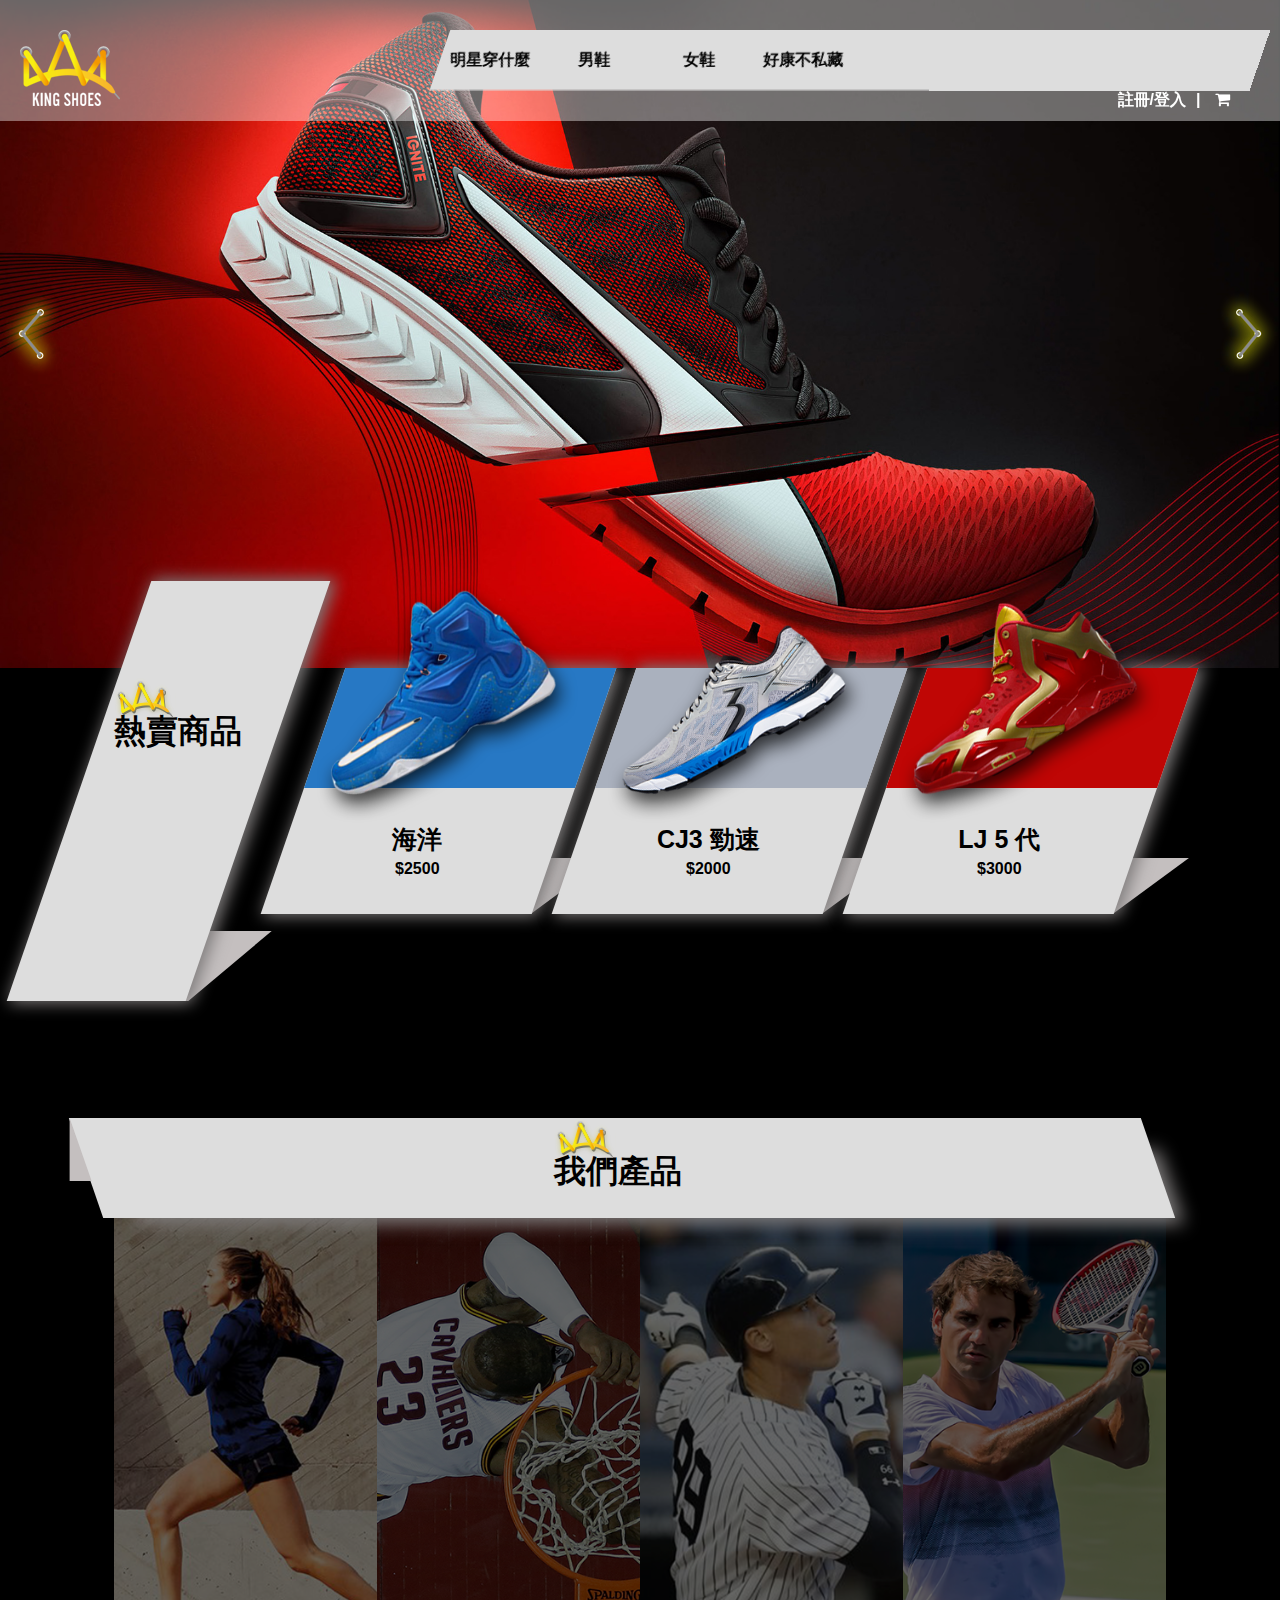
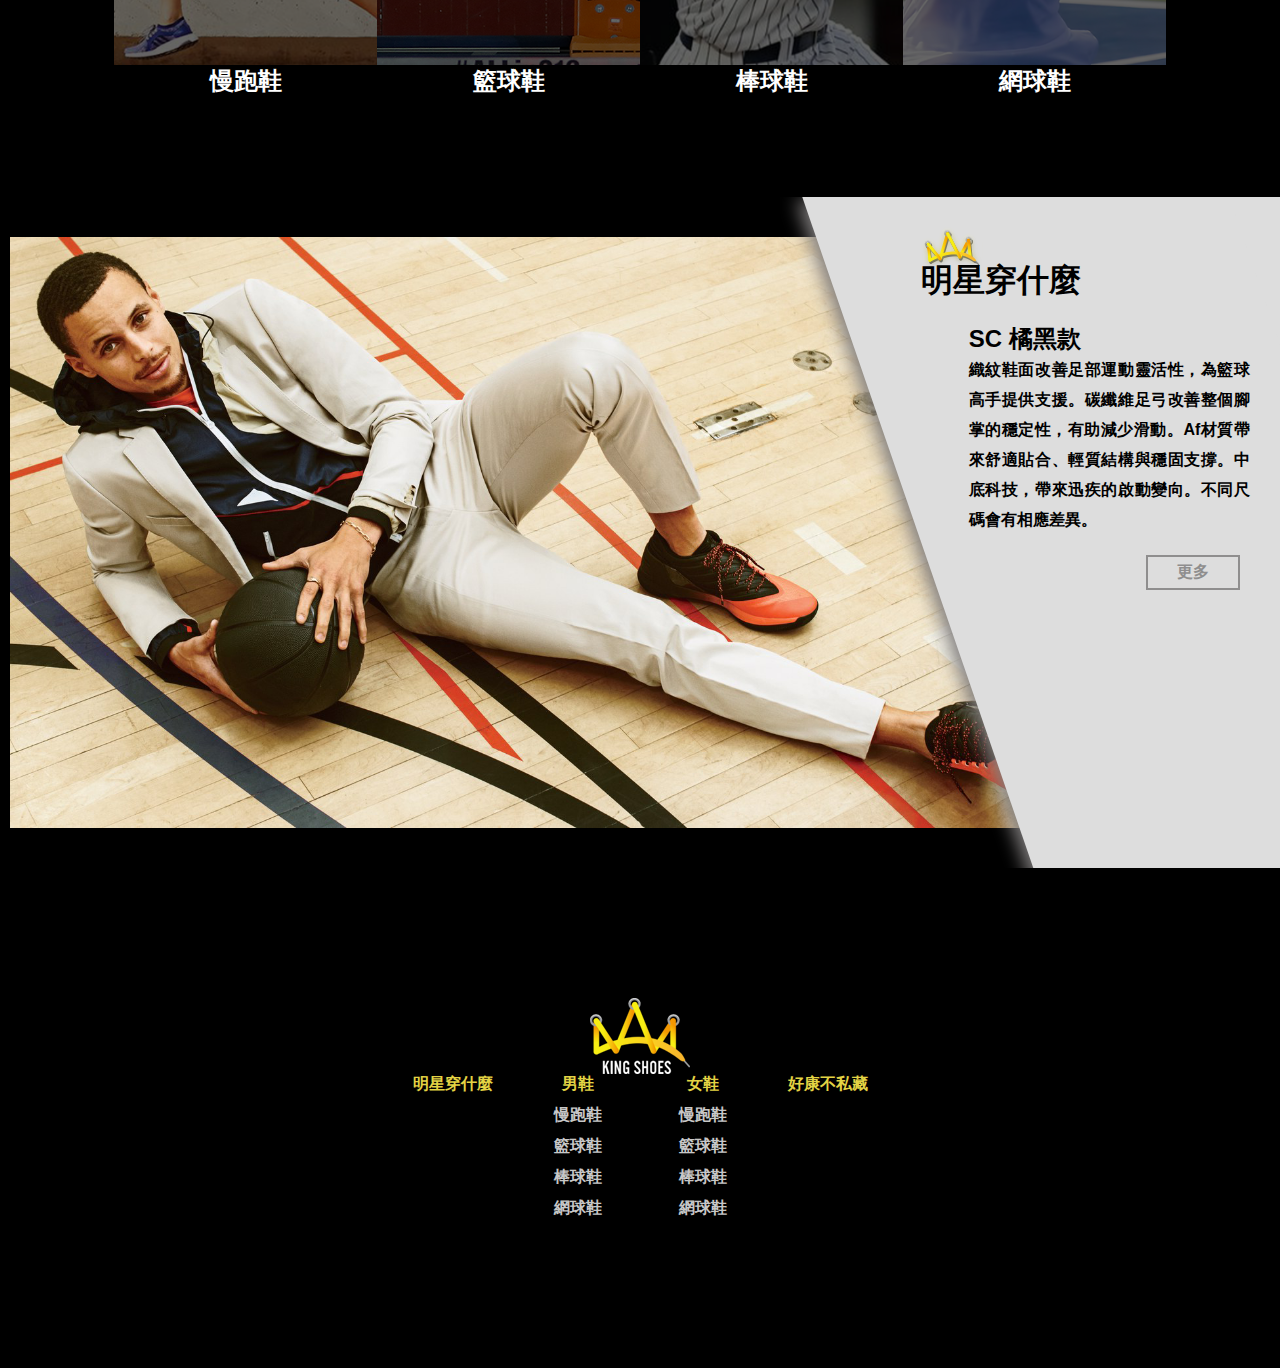
<file: index.html>
<!DOCTYPE html>
<html>
<head>
	<title>index</title>
	<link rel="stylesheet" type="text/css" href="css/index.css">
	<link rel="stylesheet" type="text/css" href="./icon_files/css/font-awesome.min.css">
	<meta charset="utf-8">
	<meta name="viewport" content="width=device-width; initial-scale=1.0; maximum-scale=1.0; user-scalable=0;">
	<script src="js/jquery/jquery-3.2.1.min.js"></script>
	<script>
		var bannerSelected = 1;
		$(document).ready(function() {
			var bannerLeft = $("#banner-left");
			var bannerRight = $("#banner-right");
			//banner picture switch-------------------
			bannerLeft.on('click', function() {
				var imgs = $("img[class^='bannerImg']");
				if (bannerSelected == 1) {
					bannerSelected = imgs.length;
				} else {
					bannerSelected--;
				}
				for (var i = 1; i <= imgs.length; i++) {
					$('.bannerImg' + i).removeClass("selected");
				}
				$('.bannerImg' + bannerSelected).addClass("selected");
			});
			bannerRight.on('click', function() {
				var imgs = $("img[class^='bannerImg']");
				if (bannerSelected == 3) {
					bannerSelected = 1;
				} else {
					bannerSelected++;
				}
				for (var i = 1; i <= imgs.length; i++) {
					$('.bannerImg' + i).removeClass("selected");
				}
				$('.bannerImg' + bannerSelected).addClass("selected");
			});
		});
	</script>
</head>
<body>
<div class="container">
	<div class="rwd-logo">
		<a href="index.html"><img alt="logo" src="images/loglo.png"></a>
	</div>
	<div class="header col-sm-12">
		<div class="logo col-sm-1">
			<a href="index.html"><img alt="logo" src="images/loglo.png"></a>
		</div>

		<div class="menu-group col-sm-8 col-sm-offset-3">
			<ul class="item menu">
				<li><a href="star-wear.html">
					<p>明星穿什麼</p>
				</a></li>
				<li>
					<a href="products.html">
						<p>男鞋</p>
					</a>
					<ul>
						<li>
							<a href="products.html"><p>慢跑鞋</p></a>
						</li>
						<li>
							<a href="products.html"><p>籃球鞋</p></a>
						</li>
						<li>
							<a href="products.html"><p>棒球鞋</p></a>
						</li>
						<li>
							<a href="products.html"><p>網球鞋</p></a>
						</li>
					</ul>
				</li>
				<li>
					<a href="#">
						<p>女鞋</p>
					</a>
					<ul>
						<li>
							<a href="#"><p>慢跑鞋</p></a>
						</li>
						<li>
							<a href="#"><p>籃球鞋</p></a>
						</li>
						<li>
							<a href="#"><p>棒球鞋</p></a>
						</li>
						<li>
							<a href="#"><p>網球鞋</p></a>
						</li>
					</ul>
				</li>
				<li><a href="sale.html">	<p>好康不私藏</p>
				</a></li>
			</ul>
			<div class="item register">
				<a href="#">註冊</a>/<a href="#">登入</a>
				<a href="#"><i class="fa fa-shopping-cart"></i></a>
			</div>
		</div>
	</div>
	<div class="rwd-header col-xs-12">
		<div class="logo">
			<a href="index.html"><img alt="logo" src="images/logo-rwd.png"></a>
		</div>
		<div class="menu-group col-xs-12">
			<div class="item col-xs-3">
				<a href="star-wear.html"><p><i class="fa fa-users"></i></p><p class="txt">明星穿什麼</p></a>
			</div>
			<div class="item col-xs-3">
				<a href="products.html"><p><i class="fa fa-male"></i></p><p class="txt">男鞋</p></a>
			</div>
			<div class="item col-xs-3">
				<a href="products.html"><p><i class="fa fa-female""></i></p><p class="txt">女鞋</p></a>
			</div>
			<div class="item col-xs-3">
				<a href="sale.html"><p><i class="fa fa-gift""></i></p><p class="txt">好康不私藏</p></a>
			</div>
		</div>
	</div>
	<div class="banner">
		<div class="to-left" id="banner-left"><a href="#"><img alt="change_page" src="images/change_page.png"></a></div>
		<div class="to-right" id="banner-right"><a href="#"><img alt="change_page_right" src="images/change_page_right.png"></a>
		</div>
		<img class="bannerImg1 selected" alt="banner-basketball" src="images/banner1.png">
		<img class="bannerImg2" alt="banner-running" src="images/banner2.png">
		<img class="bannerImg3" src="images/banner3.png" alt="banner-tennis">
	</div>
	<div class="second-container">
		<div class="hot-product col-sm-12 col-xs-12">
			<div class="title col-sm-2 col-xs-12">
				<h1>熱賣商品</h1>
			</div>
			<div class="content col-sm-10 col-xs-10 col-xs-offset-1">
				<div class="items">
					<a href="product.html" class="new item col-sm-4 col-xs-6">
						<div class="product-content">
							<div class="pic">
								<img alt="hot_item" src="images/hot_item1.png">
							</div>
							<div class="txt">
								<p class="name">海洋</p>
								<p>$2500</p>
							</div>
						</div>
					</a>
					<a href="product.html" class="item col-sm-4 col-xs-6">
						<div class="product-content">
							<div class="pic">
								<img alt="hot_item" src="images/hot_item2.png">
							</div>
							<div class="txt">
							<p class="name">CJ3 勁速</p>
							<p>$2000</p>
						</div>
						</div>
					</a>
					<a href="product.html" class="sale item col-sm-4 col-xs-6">
						<div class="product-content">
							<div class="pic">
								<img alt="product1" alt="hot_item" src="images/hot_item3.png">
							</div>
							<div class="txt">
							<p class="name">LJ 5 代</p>
							<p>$3000</p>
						</div>
						</div>
					</a>
					<a href="product.html" class="sale item col-sm-4 col-xs-6">
						<div class="product-content">
							<div class="pic">
								<img alt="product1" alt="hot_item" src="images/product-list/item12.png">
							</div>
							<div class="txt">
							<p class="name">華麗年代</p>
							<p>$3000</p>
						</div>
						</div>
					</a>
				</div>
			</div>
			<div class="clear"></div>
		</div>



		<!-- products============================================= -->
		<div class="products col-sm-12 col-xs-12">
			<div class="title col-sm-12  col-xs-12">
				<h1>我們產品</h1>
			</div>
			<div class="content col-sm-12  col-xs-12">
				<div class="item item-1 col-sm-3 col-xs-6">
					<a href="products.html">
						<img alt="product1" src="images/product1.png">
						<h2>慢跑鞋</h2>
					</a>
				</div>
				<div class="item item-2 col-sm-3 col-xs-6">
					<a href="products.html">
						<img alt="product2" src="images/product2.png">
						<h2>籃球鞋</h2>
					</a>
				</div>
				<div class="item item-3 col-sm-3 col-xs-6">
					<a href="products.html">
						<img  alt="product3" src="images/product3.png">
						<h2>棒球鞋</h2>
					</a>
				</div>
				<div class="item item-4 col-sm-3 col-xs-6">
					<a href="products.html">
						<img alt="product4" src="images/product4.png">
						<h2>網球鞋</h2>
					</a>
				</div>
			</div>
		</div>
	</div>









	<!-- star-wear============================================ -->
	<div class="star-wear col-sm-12 col-xs-12">
		<div class="content col-sm-10 col-xs-12">
			<img alt="star" src="images/index_star.png">
		</div>
		<div class="txt col-sm-2 col-xs-12">
			<div class="title">
				<h1>明星穿什麼</h1>
				<div class="for-rwd">
					<h2>SC 橘黑款</h2>
					<p>織紋鞋面改善足部運動靈活性，為籃球高手提供支援。碳纖維足弓改善整個腳掌的穩定性，有助減少滑動。Af材質帶來舒適貼合、輕質結構與穩固支撐。中底科技，帶來迅疾的啟動變向。不同尺碼會有相應差異。</p>
					<a href="star-wear.html">更多</a>
				</div>
			</div>
		</div>
	</div>
	<div class="footer col-sm-12 col-xs-12">
		<div class="logo">
			<img alt="logo" src="images/loglo.png">
		</div>
		<ul class="footer-menu">
			<li class="col-xs-3 col-sm-3">
				<a href="star-wear.html">明星穿什麼</a>
			</li>
			<li class="col-xs-3 col-sm-3">
				<a href="products.html">男鞋</a>
				<ul>
					<li><a href="products.html">慢跑鞋</a></li>
					<li><a href="products.html">籃球鞋</a></li>
					<li><a href="products.html">棒球鞋</a></li>
					<li><a href="products.html">網球鞋</a></li>
				</ul>
			</li>
			<li class="col-xs-3 col-sm-3">
				<a href="products.html">女鞋</a>
				<ul>
					<li><a href="products.html">慢跑鞋</a></li>
					<li><a href="products.html">籃球鞋</a></li>
					<li><a href="products.html">棒球鞋</a></li>
					<li><a href="products.html">網球鞋</a></li>
				</ul>
			</li>
			<li class="col-xs-3 col-sm-3"><a href="sale.html">好康不私藏</a></li>
		</ul>
	</div>

</div>
</body>
</html>
</file>
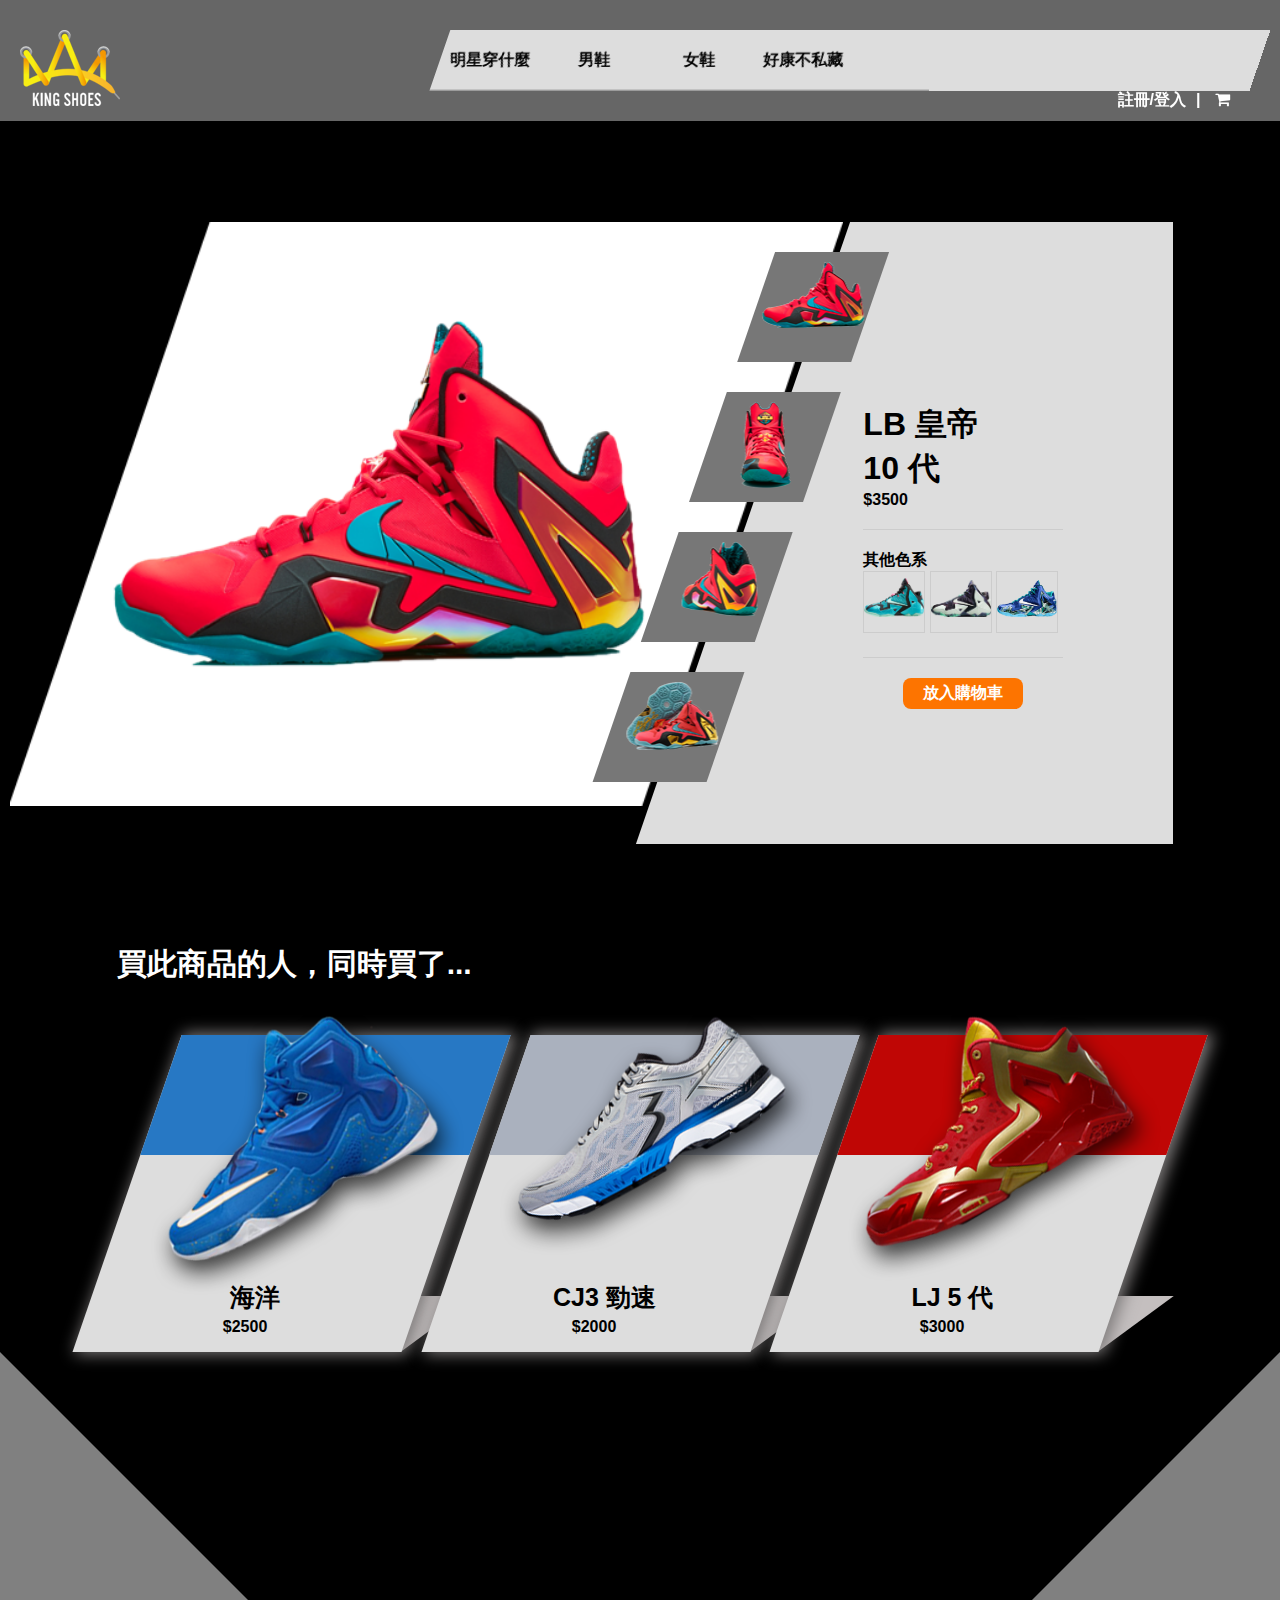
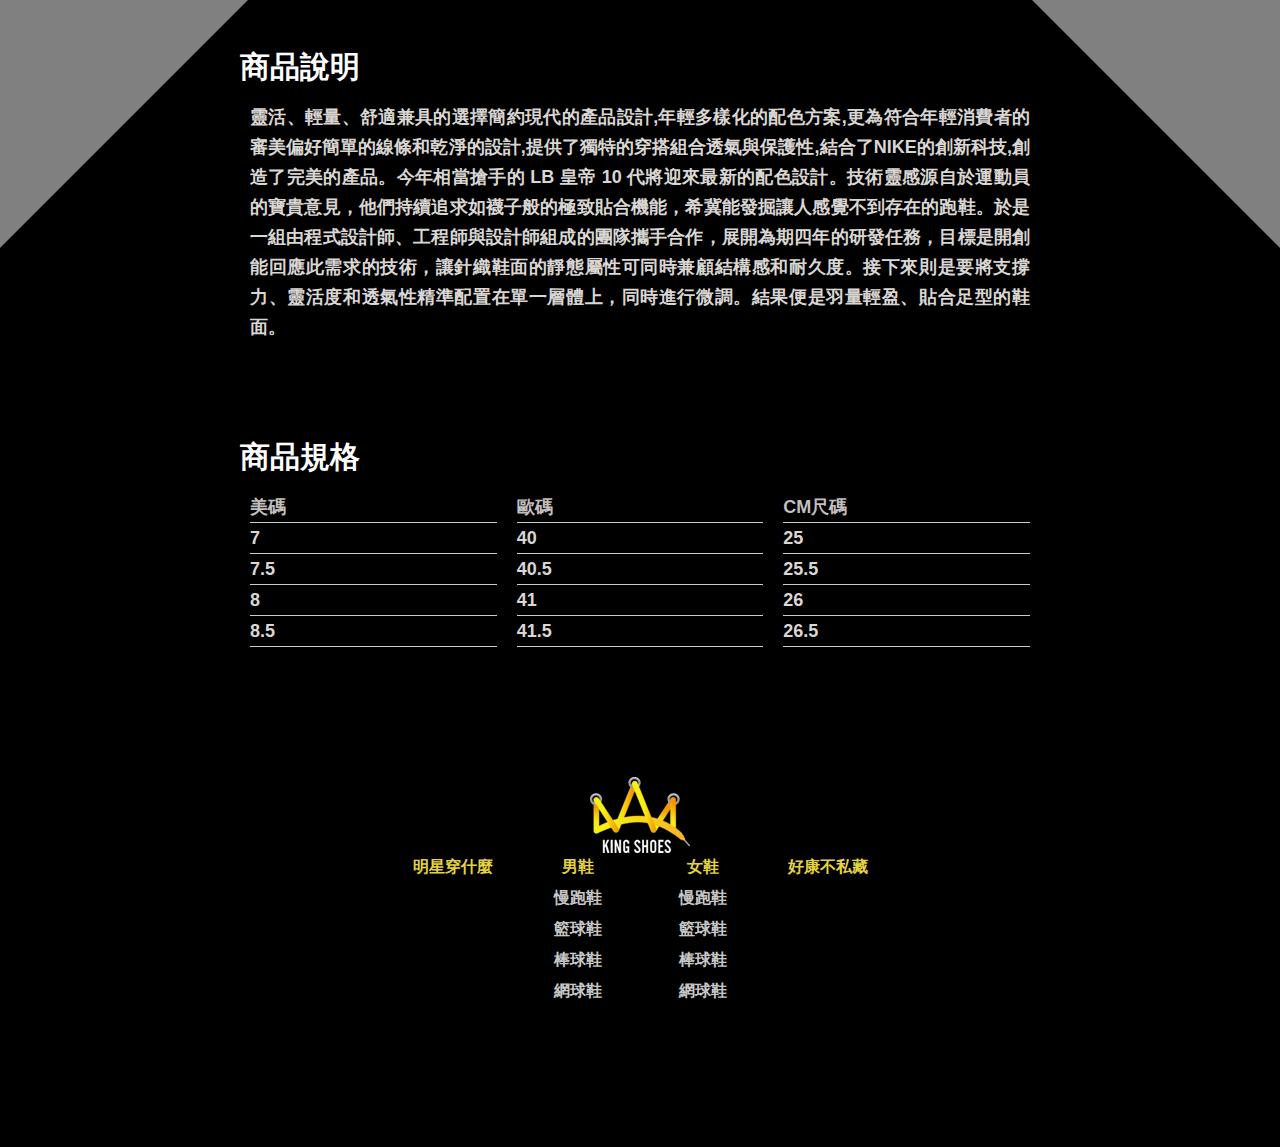
<file: product.html>
<!DOCTYPE html>
<html>
<head>
	<title></title>
	<meta charset="utf-8">
	<link rel="stylesheet" type="text/css" href="css/product.css">
	<link rel="stylesheet" type="text/css" href="css/product_xs.css">
	<link rel="stylesheet" type="text/css" href="icon_files/css/font-awesome.min.css">
	<meta name="viewport" content="width=device-width; initial-scale=1.0; maximum-scale=1.0; user-scalable=0;">
</head>
<body>
	<div class="container">
	<div class="rwd-logo">
		<a href="index.html"><img alt="logo" src="images/loglo.png"></a>
	</div>
	<div class="header col-sm-12">
		<div class="logo col-sm-1">
			<a href="index.html"><img alt="logo" src="images/loglo.png"></a>
		</div>

		<div class="menu-group col-sm-8 col-sm-offset-3">
			<ul class="item menu">
				<li><a href="star-wear.html">
					<p>明星穿什麼</p>
				</a></li>
				<li>
					<a href="products.html">
						<p>男鞋</p>
					</a>
					<ul>
						<li>
							<a href="products.html"><p>慢跑鞋</p></a>
						</li>
						<li>
							<a href="products.html"><p>籃球鞋</p></a>
						</li>
						<li>
							<a href="products.html"><p>棒球鞋</p></a>
						</li>
						<li>
							<a href="products.html"><p>網球鞋</p></a>
						</li>
					</ul>
				</li>
				<li>
					<a href="#">
						<p>女鞋</p>
					</a>
					<ul>
						<li>
							<a href="#"><p>慢跑鞋</p></a>
						</li>
						<li>
							<a href="#"><p>籃球鞋</p></a>
						</li>
						<li>
							<a href="#"><p>棒球鞋</p></a>
						</li>
						<li>
							<a href="#"><p>網球鞋</p></a>
						</li>
					</ul>
				</li>
				<li><a href="sale.html">	<p>好康不私藏</p>
				</a></li>
			</ul>
			<div class="item register">
				<a href="#">註冊</a>/<a href="#">登入</a>
				<a href="#"><i class="fa fa-shopping-cart"></i></a>
			</div>
		</div>
	</div>
	<div class="rwd-header col-xs-12">
		<div class="logo">
			<a href="index.html"><img alt="logo" src="images/logo-rwd.png"></a>
		</div>
		<div class="menu-group col-xs-12">
			<div class="item col-xs-3">
				<a href="star-wear.html"><p><i class="fa fa-users"></i></p><p class="txt">明星穿什麼</p></a>
			</div>
			<div class="item col-xs-3">
				<a href="products.html"><p><i class="fa fa-male"></i></p><p class="txt">男鞋</p></a>
			</div>
			<div class="item col-xs-3">
				<a href="products.html"><p><i class="fa fa-female""></i></p><p class="txt">女鞋</p></a>
			</div>
			<div class="item col-xs-3">
				<a href="sale.html"><p><i class="fa fa-gift""></i></p><p class="txt">好康不私藏</p></a>
			</div>
		</div>
	</div>
		<!-- product================================= -->
		<div class="product">
			<div class="picture">
				<div class="big-picture col-sm-8 col-xs-12">
					<img alt="big_product" src="images/big_product.png">
					<div class="min-pictures">
						<div class="min-picture product1">
							<img alt="min-product1" src="images/min-product1.png">
						</div>
						<div class="min-picture product2">
							<img alt="min-product2" src="images/min-product2.png">
						</div>
						<div class="min-picture product3">
							<img alt="min-product3" src="images/min-product3.png">
						</div>
						<div class="min-picture product4">
							<img alt="min-product4" src="images/min-product4.png">
						</div>
					</div>
				</div>
			</div>
			<div class="buy-detail col-sm-3  col-xs-12">
				<div class="content">
					<div class="block title col-xs-12">
						<h1>LB 皇帝<br>10 代</h1>
						<p><strong>$3500</strong></p>
					</div>
					<div class="block other-color  col-xs-12">
						<p>其他色系</p>
						<div class="item col-xs-4">
							<img alt="small1" src="images/product/small1.png">
						</div>
						<div class="item col-xs-4">
							<img alt="small2" src="images/product/small2.png"></div>
						<div class="item col-xs-4">
							<img alt="small3" src="images/product/small3.png"></div>
					</div>
					<div class="block col-xs-12">
						<a class="cart-button" href="#">放入購物車</a>
					</div>
				</div>
			</div>
		</div>


		<!-- other-products========================== -->
		<div class="other-products col-sm-10 col-sm-offset-1 col-xs-12">
			<div class="content">
				<h2>買此商品的人，同時買了...</h2>
				<div class="items col-xs-12">
					<a href="product.html" class="new item col-sm-4 col-xs-6">
						<div class="product-content">
							<div class="pic">
								<img alt="hot_item" src="images/hot_item1.png">
							</div>
							<div class="txt">
								<p class="name">海洋</p>
								<p>$2500</p>
							</div>
						</div>
					</a>
					<a href="product.html" class="item col-sm-4 col-xs-6">
						<div class="product-content">
							<div class="pic">
								<img alt="hot_item" src="images/hot_item2.png">
							</div>
							<div class="txt">
							<p class="name">CJ3 勁速</p>
							<p>$2000</p>
						</div>
						</div>
					</a>
					<a href="product.html" class="sale item col-sm-4 col-xs-6">
						<div class="product-content">
							<div class="pic">
								<img alt="product1" alt="hot_item" src="images/hot_item3.png">
							</div>
							<div class="txt">
							<p class="name">LJ 5 代</p>
							<p>$3000</p>
						</div>
						</div>
					</a>
					<a href="product.html" class="sale item col-sm-4 col-xs-6">
						<div class="product-content">
							<div class="pic">
								<img alt="product1" alt="hot_item" src="images/product-list/item12.png">
							</div>
							<div class="txt">
							<p class="name">華麗年代</p>
							<p>$3000</p>
						</div>
						</div>
					</a>
				</div>
			</div>
		</div>


		<!-- product-detail========================== -->
		<div class="product-detail col-sm-12 col-xs-12">
			<div class="content col-sm-8 col-sm-offset-2 col-xs-12">
				<div class="item detail col-sm-12 col-xs-12">
					<h2>商品說明</h2>
					<p class="col-sm-12 col-xs-12">靈活、輕量、舒適兼具的選擇簡約現代的產品設計,年輕多樣化的配色方案,更為符合年輕消費者的審美偏好簡單的線條和乾淨的設計,提供了獨特的穿搭組合透氣與保護性,結合了NIKE的創新科技,創造了完美的產品。今年相當搶手的 LB 皇帝 10 代將迎來最新的配色設計。技術靈感源自於運動員的寶貴意見，他們持續追求如襪子般的極致貼合機能，希冀能發掘讓人感覺不到存在的跑鞋。於是一組由程式設計師、工程師與設計師組成的團隊攜手合作，展開為期四年的研發任務，目標是開創能回應此需求的技術，讓針織鞋面的靜態屬性可同時兼顧結構感和耐久度。接下來則是要將支撐力、靈活度和透氣性精準配置在單一層體上，同時進行微調。結果便是羽量輕盈、貼合足型的鞋面。</p>
				</div>
				<div class="item specification col-sm-12 col-xs-12">
					<h2>商品規格</h2>
					<div class="content col-sm-12 col-xs-12">
						<ul class="col-sm-4 col-xs-4">
							<li>美碼</li>
							<li>7</li>
							<li>7.5</li>
							<li>8</li>
							<li>8.5</li>
						</ul>
						<ul class="col-sm-4 col-xs-4">
							<li>歐碼</li>
							<li>40</li>
							<li>40.5</li>
							<li>41</li>
							<li>41.5</li>
						</ul>
						<ul class="col-sm-4 col-xs-4">
							<li>CM尺碼</li>
							<li>25</li>
							<li>25.5</li>
							<li>26</li>
							<li>26.5</li>
						</ul>
					</div>
				</div>
			</div>
		</div>
	<div class="footer col-sm-12 col-xs-12">
		<div class="logo">
			<img alt="logo" src="images/loglo.png">
		</div>
		<ul class="footer-menu">
			<li class="col-xs-3 col-sm-3">
				<a href="star-wear.html">明星穿什麼</a>
			</li>
			<li class="col-xs-3 col-sm-3">
				<a href="products.html">男鞋</a>
				<ul>
					<li><a href="products.html">慢跑鞋</a></li>
					<li><a href="products.html">籃球鞋</a></li>
					<li><a href="products.html">棒球鞋</a></li>
					<li><a href="products.html">網球鞋</a></li>
				</ul>
			</li>
			<li class="col-xs-3 col-sm-3">
				<a href="products.html">女鞋</a>
				<ul>
					<li><a href="products.html">慢跑鞋</a></li>
					<li><a href="products.html">籃球鞋</a></li>
					<li><a href="products.html">棒球鞋</a></li>
					<li><a href="products.html">網球鞋</a></li>
				</ul>
			</li>
			<li class="col-xs-3 col-sm-3"><a href="sale.html">好康不私藏</a></li>
		</ul>
	</div>
	</div>
</body>
</html>
</file>
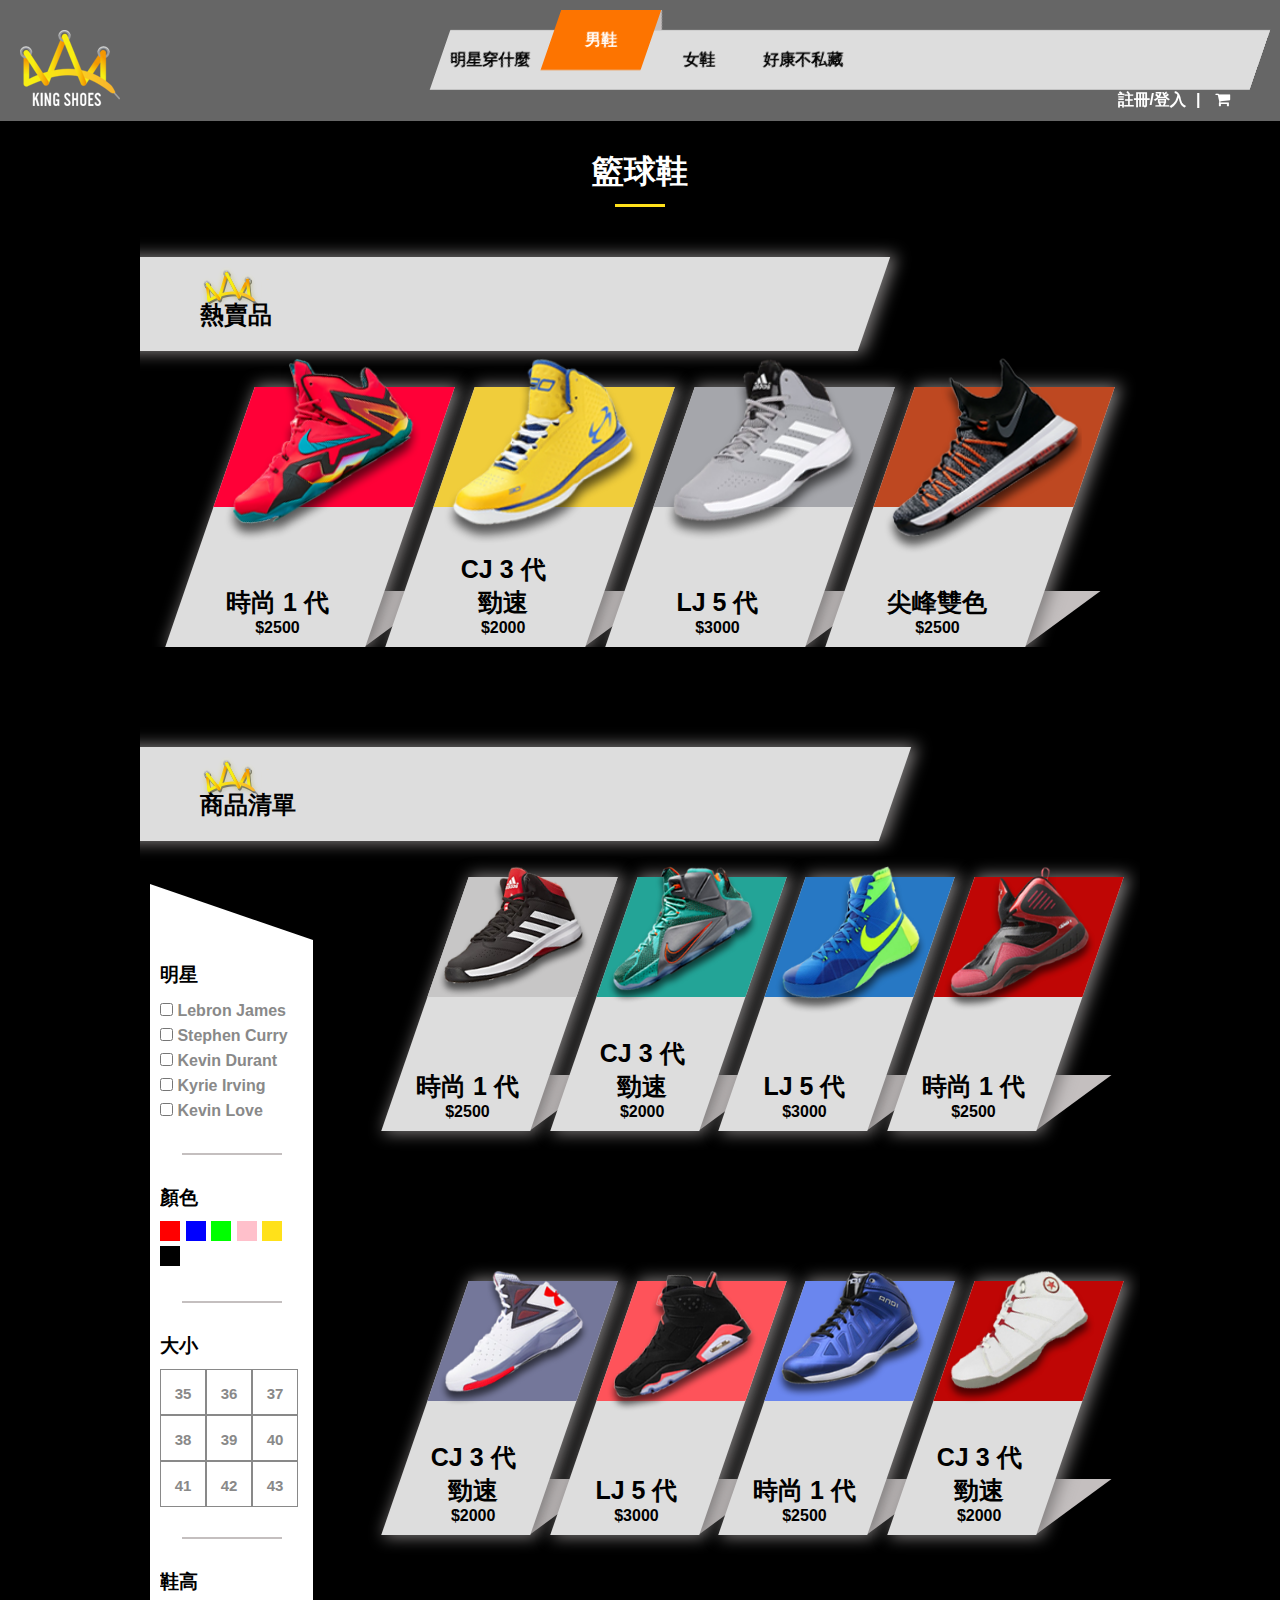
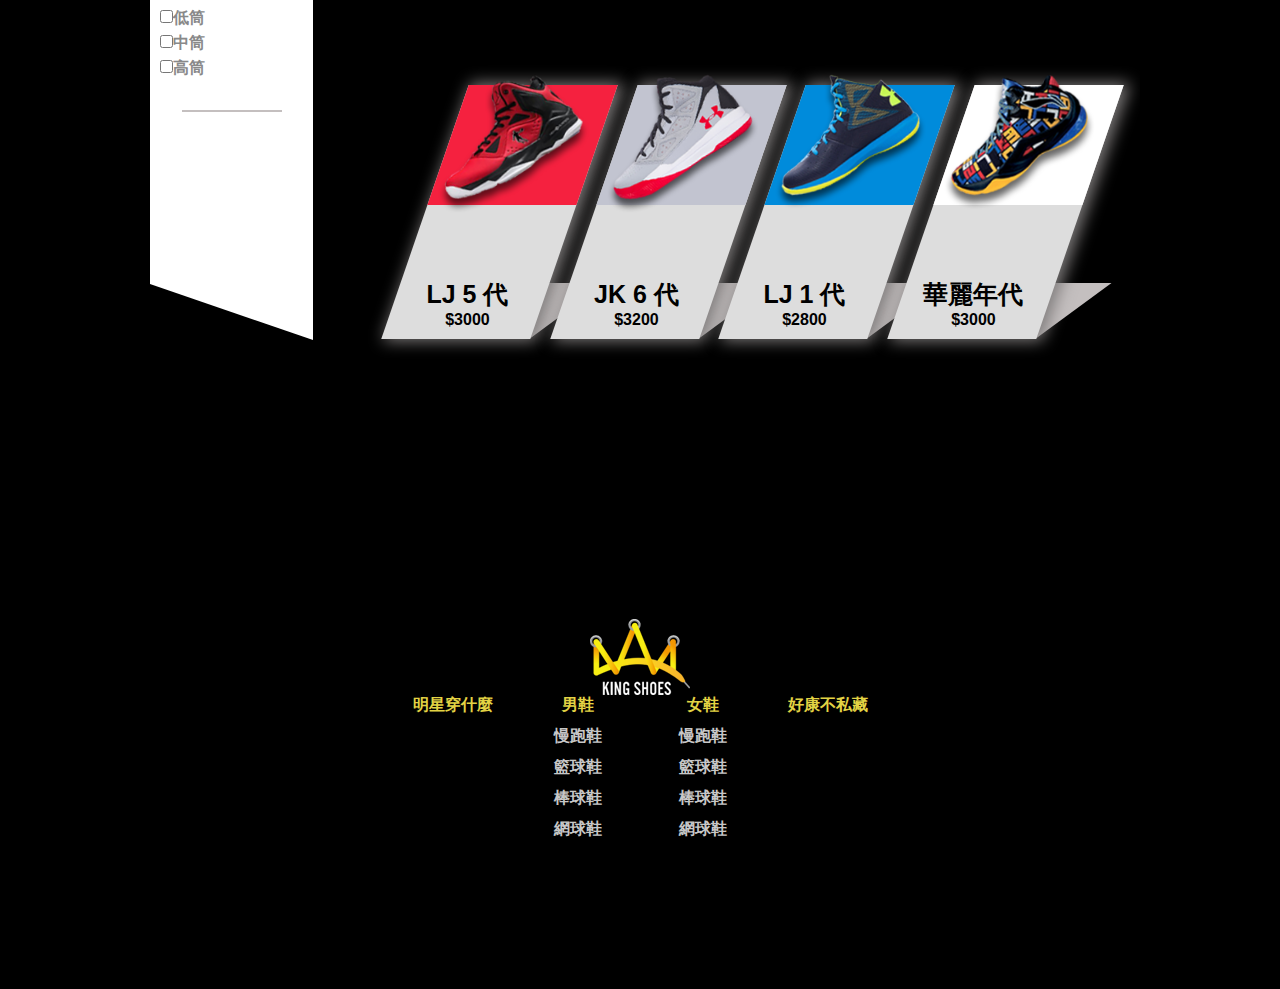
<file: products.html>
<!DOCTYPE html>
<html>
<head>
	<title></title>
	<meta charset="utf-8">
	<link rel="stylesheet" type="text/css" href="css/products.css">
	<link rel="stylesheet" type="text/css" href="icon_files/css/font-awesome.min.css">
	<meta name="viewport" content="width=device-width; initial-scale=1.0; maximum-scale=1.0; user-scalable=0;">
</head>
<body>
<div class="wrapper">
	<div class="rwd-logo">
		<a href="index.html"><img alt="logo" src="images/loglo.png"></a>
	</div>
	<div class="header col-sm-12">
		<div class="logo col-sm-1">
			<a href="index.html"><img alt="logo" src="images/loglo.png"></a>
		</div>

		<div class="menu-group col-sm-8 col-sm-offset-3">
			<ul class="item menu">
				<li><a href="star-wear.html">
					<p>明星穿什麼</p>
				</a></li>
				<li>
					<a href="products.html">
						<p>男鞋</p>
					</a>
					<ul>
						<li>
							<a href="products.html"><p>慢跑鞋</p></a>
						</li>
						<li>
							<a href="products.html"><p>籃球鞋</p></a>
						</li>
						<li>
							<a href="products.html"><p>棒球鞋</p></a>
						</li>
						<li>
							<a href="products.html"><p>網球鞋</p></a>
						</li>
					</ul>
				</li>
				<li>
					<a href="#">
						<p>女鞋</p>
					</a>
					<ul>
						<li>
							<a href="#"><p>慢跑鞋</p></a>
						</li>
						<li>
							<a href="#"><p>籃球鞋</p></a>
						</li>
						<li>
							<a href="#"><p>棒球鞋</p></a>
						</li>
						<li>
							<a href="#"><p>網球鞋</p></a>
						</li>
					</ul>
				</li>
				<li><a href="sale.html">	<p>好康不私藏</p>
				</a></li>
			</ul>
			<div class="item register">
				<a href="#">註冊</a>/<a href="#">登入</a>
				<a href="#"><i class="fa fa-shopping-cart"></i></a>
			</div>
		</div>
	</div>
	<div class="rwd-header col-xs-12">
		<div class="logo">
			<a href="index.html"><img alt="logo" src="images/logo-rwd.png"></a>
		</div>
		<div class="menu-group col-xs-12">
			<div class="item col-xs-3">
				<a href="star-wear.html"><p><i class="fa fa-users"></i></p><p class="txt">明星穿什麼</p></a>
			</div>
			<div class="item col-xs-3">
				<a href="products.html"><p><i class="fa fa-male"></i></p><p class="txt">男鞋</p></a>
			</div>
			<div class="item col-xs-3">
				<a href="products.html"><p><i class="fa fa-female""></i></p><p class="txt">女鞋</p></a>
			</div>
			<div class="item col-xs-3">
				<a href="sale.html"><p><i class="fa fa-gift""></i></p><p class="txt">好康不私藏</p></a>
			</div>
		</div>
	</div>
	<h1>籃球鞋</h1>
	<div class="middle-container">
		<div class="sale col-sm-12 col-xs-12">
			<div class="title col-sm-12 col-xs-12">
				<h2>熱賣品</h2>
			</div>
			<div class="content col-sm-12 col-xs-10 col-xs-offset-1">
				<div class="items">
					<a href="product.html" class="item col-sm-3 col-xs-6">
						<div class="product-content">
							<div class="pic">
								<img alt="hot_item" src="images/other_product1.png">
							</div>
							<div class="txt">
								<p class="name">時尚 1 代</p>
								<p>$2500</p>
							</div>
						</div>
					</a>
					<a href="product.html" class="item col-sm-3 col-xs-6">
						<div class="product-content">
							<div class="pic">
								<img alt="hot_item" src="images/other-product2.png">
							</div>
							<div class="txt">
							<p class="name">CJ 3 代 勁速</p>
							<p>$2000</p>
						</div>
						</div>
					</a>
					<a href="product.html" class="item col-sm-3 col-xs-6">
						<div class="product-content">
							<div class="pic">
								<img alt="product1" alt="hot_item" src="images/other_product3.png">
							</div>
							<div class="txt">
							<p class="name">LJ 5 代</p>
							<p>$3000</p>
						</div>
						</div>
					</a>
					<a href="product.html" class="item col-sm-3 col-xs-6">
						<div class="product-content">
							<div class="pic">
								<img alt="product1" alt="hot_item" src="images/other-product4.png">
							</div>
							<div class="txt">
							<p class="name">尖峰雙色</p>
							<p>$2500</p>
						</div>
						</div>
					</a>
				</div>
			</div>
		</div>
		
		
		
		<!-- porduct-list================================-->
		<div class="product-list col-sm-12 col-xs-12">
			<div class="title col-sm-12 col-xs-12">
				<h2>商品清單</h2>
			</div>
			<div class="filter col-sm-2 col-xs-12">
				<div class="item star">
					<div class="container">
						<h3>明星</h3>
						<ul>
							<li>					<input type="checkbox" name=""> Lebron James</li>
							<li>					<input type="checkbox" name=""> Stephen Curry</li>
							<li>					<input type="checkbox" name=""> Kevin Durant</li>
							<li>					<input type="checkbox" name=""> Kyrie Irving</li>
							<li>					<input type="checkbox" name=""> Kevin Love</li>
						</ul>
					</div>
				</div>
				<div class="item color">
					<div class="container">
						<h3>顏色</h3>
						<ul>
							<li><a href="#" class="color-red"></a></li>
							<li><a href="#" class="color-blue"></a></li>
							<li><a href="#" class="color-green"></a></li>
							<li><a href="#" class="color-pink"></a></li>
							<li><a href="#" class="color-yellow"></a></li>
							<li><a href="#" class="color-black"></a></li>
						</ul>
					</div>
				</div>
				<div class="item size">
					<div class="container">
						<h3>大小</h3>
						<ul>
							<li><a href="#">35</a></li>
							<li><a href="#">36</a></li>
							<li><a href="#">37</a></li>
							<li><a href="#">38</a></li>
							<li><a href="#">39</a></li>
							<li><a href="#">40</a></li>
							<li><a href="#">41</a></li>
							<li><a href="#">42</a></li>
							<li><a href="#">43</a></li>
						</ul>
					</div>
				</div>
				<div class="item height">
					<div class="container">
						<h3>鞋高</h3>
						<ul>
							<li><input type="checkbox" name="">低筒</li>
							<li><input type="checkbox" name="">中筒</li>
							<li><input type="checkbox" name="">高筒</li>
						</ul>
					</div>
				</div>
			</div>
			<div class="list col-sm-offset-1 col-sm-9 col-xs-10 col-xs-offset-1">
			<div class="content">
				<div class="items">
					<div class="row col-sm-12">
						<a href="product.html" class="item col-sm-3 col-xs-6">
							<div class="product-content">
								<div class="pic">
									<img alt="hot_item" src="images/product-list/item1.png">
								</div>
								<div class="txt">
									<p class="name">時尚 1 代</p>
									<p>$2500</p>
								</div>
							</div>
						</a>
						<a href="product.html" class="item col-sm-3 col-xs-6">
							<div class="product-content">
								<div class="pic">
									<img alt="hot_item" src="images/product-list/item2.png">
								</div>
								<div class="txt">
								<p class="name">CJ 3 代 勁速</p>
								<p>$2000</p>
							</div>
							</div>
						</a>
						<a href="product.html" class="item col-sm-3 col-xs-6">
							<div class="product-content">
								<div class="pic">
									<img alt="product1" alt="hot_item" src="images/product-list/item3.png">
								</div>
								<div class="txt">
								<p class="name">LJ 5 代</p>
								<p>$3000</p>
							</div>
							</div>
						</a>
						<a href="product.html" class="item col-sm-3 col-xs-6">
							<div class="product-content">
								<div class="pic">
									<img alt="hot_item" src="images/product-list/item4.png">
								</div>
								<div class="txt">
									<p class="name">時尚 1 代</p>
									<p>$2500</p>
								</div>
							</div>
						</a>
					</div>
					<div class="row col-sm-12">
						<a href="product.html" class="item col-sm-3 col-xs-6">
							<div class="product-content">
								<div class="pic">
									<img alt="hot_item" src="images/product-list/item5.png">
								</div>
								<div class="txt">
								<p class="name">CJ 3 代 勁速</p>
								<p>$2000</p>
							</div>
							</div>
						</a>
						<a href="product.html" class="item col-sm-3 col-xs-6">
							<div class="product-content">
								<div class="pic">
									<img alt="product1" alt="hot_item" src="images/product-list/item6.png">
								</div>
								<div class="txt">
								<p class="name">LJ 5 代</p>
								<p>$3000</p>
							</div>
							</div>
						</a>
						<a href="product.html" class="item col-sm-3 col-xs-6">
							<div class="product-content">
								<div class="pic">
									<img alt="hot_item" src="images/product-list/item7.png">
								</div>
								<div class="txt">
									<p class="name">時尚 1 代</p>
									<p>$2500</p>
								</div>
							</div>
						</a>
						<a href="product.html" class="item col-sm-3 col-xs-6">
							<div class="product-content">
								<div class="pic">
									<img alt="hot_item" src="images/product-list/item8.png">
								</div>
								<div class="txt">
								<p class="name">CJ 3 代 勁速</p>
								<p>$2000</p>
							</div>
							</div>
						</a>
					</div>
					<div class="row col-sm-12">
						<a href="product.html" class="item col-sm-3 col-xs-6">
							<div class="product-content">
								<div class="pic">
									<img alt="product1" alt="hot_item" src="images/product-list/item9.png">
								</div>
								<div class="txt">
								<p class="name">LJ 5 代</p>
								<p>$3000</p>
							</div>
							</div>
						</a>
						<a href="product.html" class="item col-sm-3 col-xs-6">
							<div class="product-content">
								<div class="pic">
									<img alt="product1" alt="hot_item" src="images/product-list/item10.png">
								</div>
								<div class="txt">
								<p class="name">JK 6 代</p>
								<p>$3200</p>
							</div>
							</div>
						</a>
						<a href="product.html" class="item col-sm-3 col-xs-6">
							<div class="product-content">
								<div class="pic">
									<img alt="product1" alt="hot_item" src="images/product-list/item11.png">
								</div>
								<div class="txt">
								<p class="name">LJ 1 代</p>
								<p>$2800</p>
							</div>
							</div>
						</a>
						<a href="product.html" class="item col-sm-3 col-xs-6">
							<div class="product-content">
								<div class="pic">
									<img alt="product1" alt="hot_item" src="images/product-list/item12.png">
								</div>
								<div class="txt">
								<p class="name">華麗年代</p>
								<p>$3000</p>
							</div>
							</div>
						</a>
					</div>
				</div>
			</div>
			</div>
		</div>
	</div>
	<div class="footer col-sm-12">
		<div class="logo">
			<img alt="logo" src="images/loglo.png">
		</div>
		<ul class="footer-menu">
			<li class="col-xs-3 col-sm-3">
				<a href="star-wear.html">明星穿什麼</a>
			</li>
			<li class="col-xs-3 col-sm-3">
				<a href="products.html">男鞋</a>
				<ul>
					<li><a href="products.html">慢跑鞋</a></li>
					<li><a href="products.html">籃球鞋</a></li>
					<li><a href="products.html">棒球鞋</a></li>
					<li><a href="products.html">網球鞋</a></li>
				</ul>
			</li>
			<li class="col-xs-3 col-sm-3">
				<a href="products.html">女鞋</a>
				<ul>
					<li><a href="products.html">慢跑鞋</a></li>
					<li><a href="products.html">籃球鞋</a></li>
					<li><a href="products.html">棒球鞋</a></li>
					<li><a href="products.html">網球鞋</a></li>
				</ul>
			</li>
			<li class="col-xs-3 col-sm-3"><a href="sale.html">好康不私藏</a></li>
		</ul>
	</div>
</div>
</body>
</html>
</file>
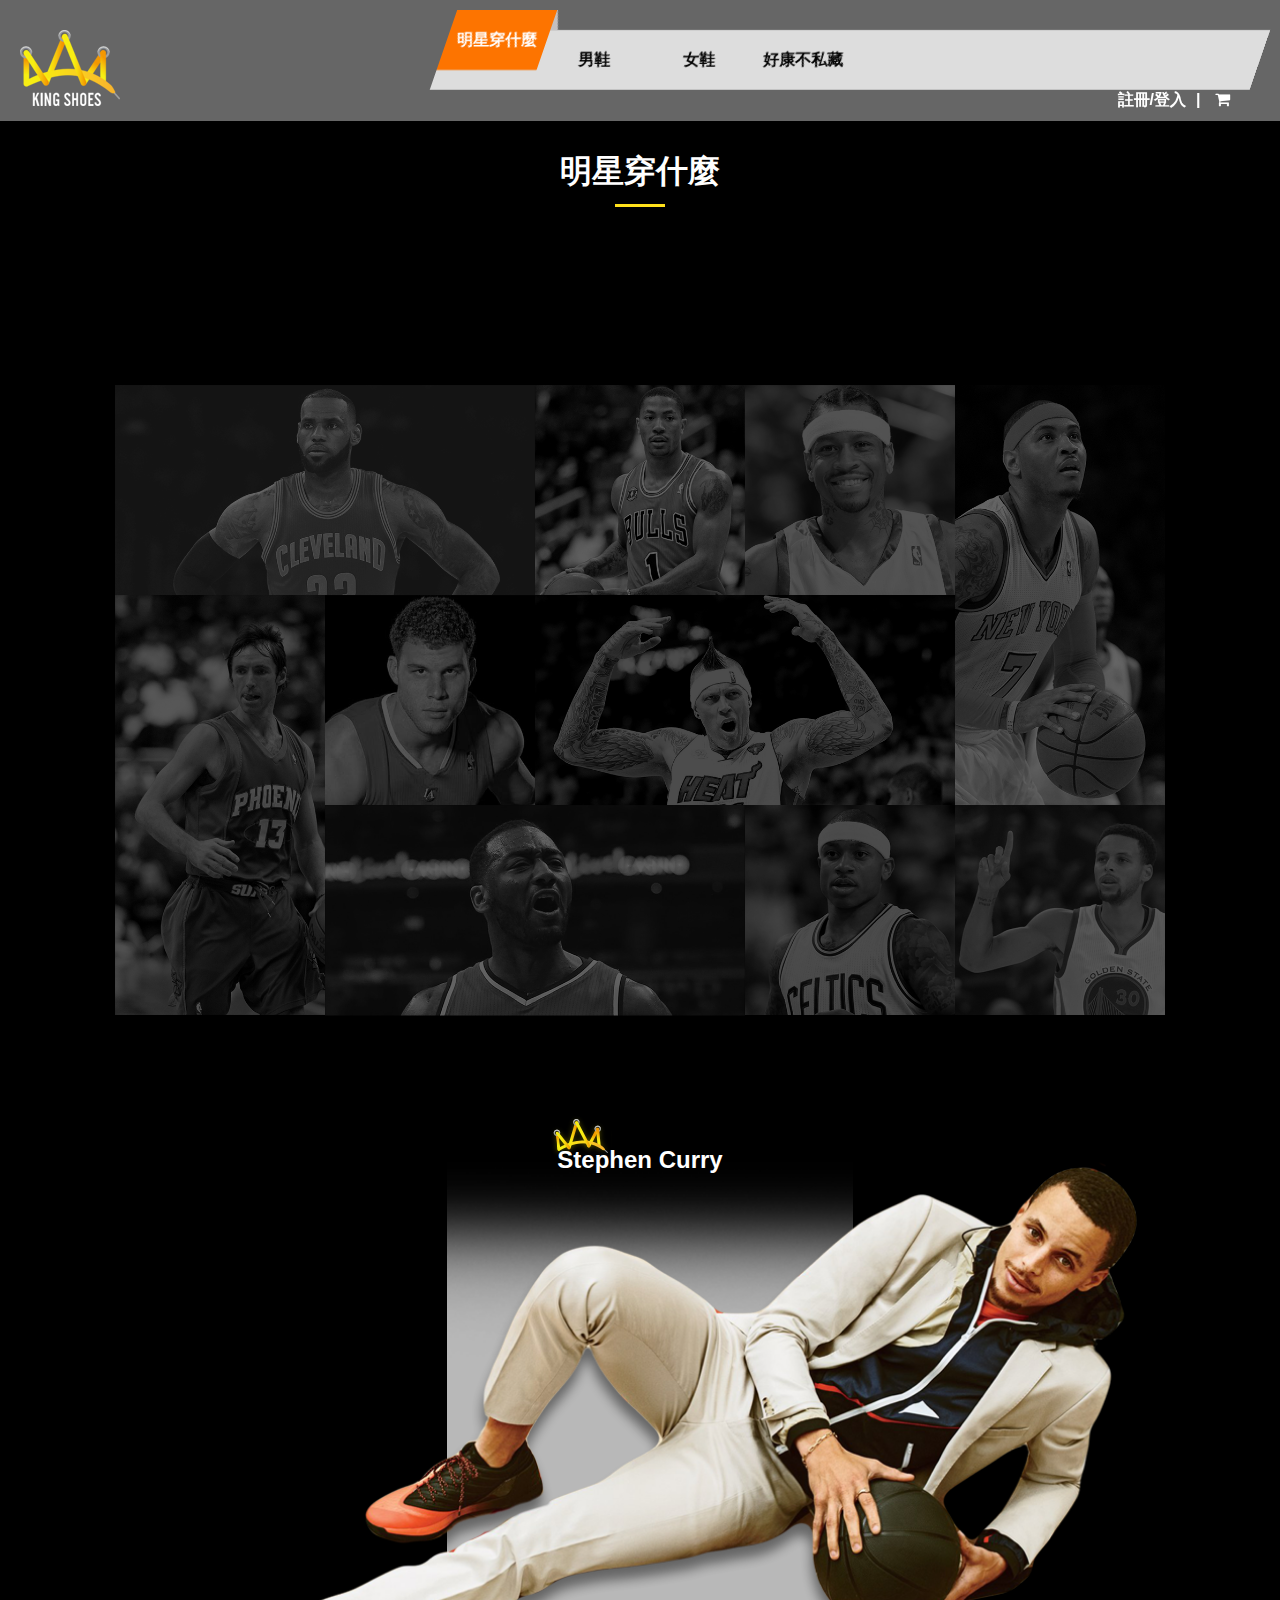
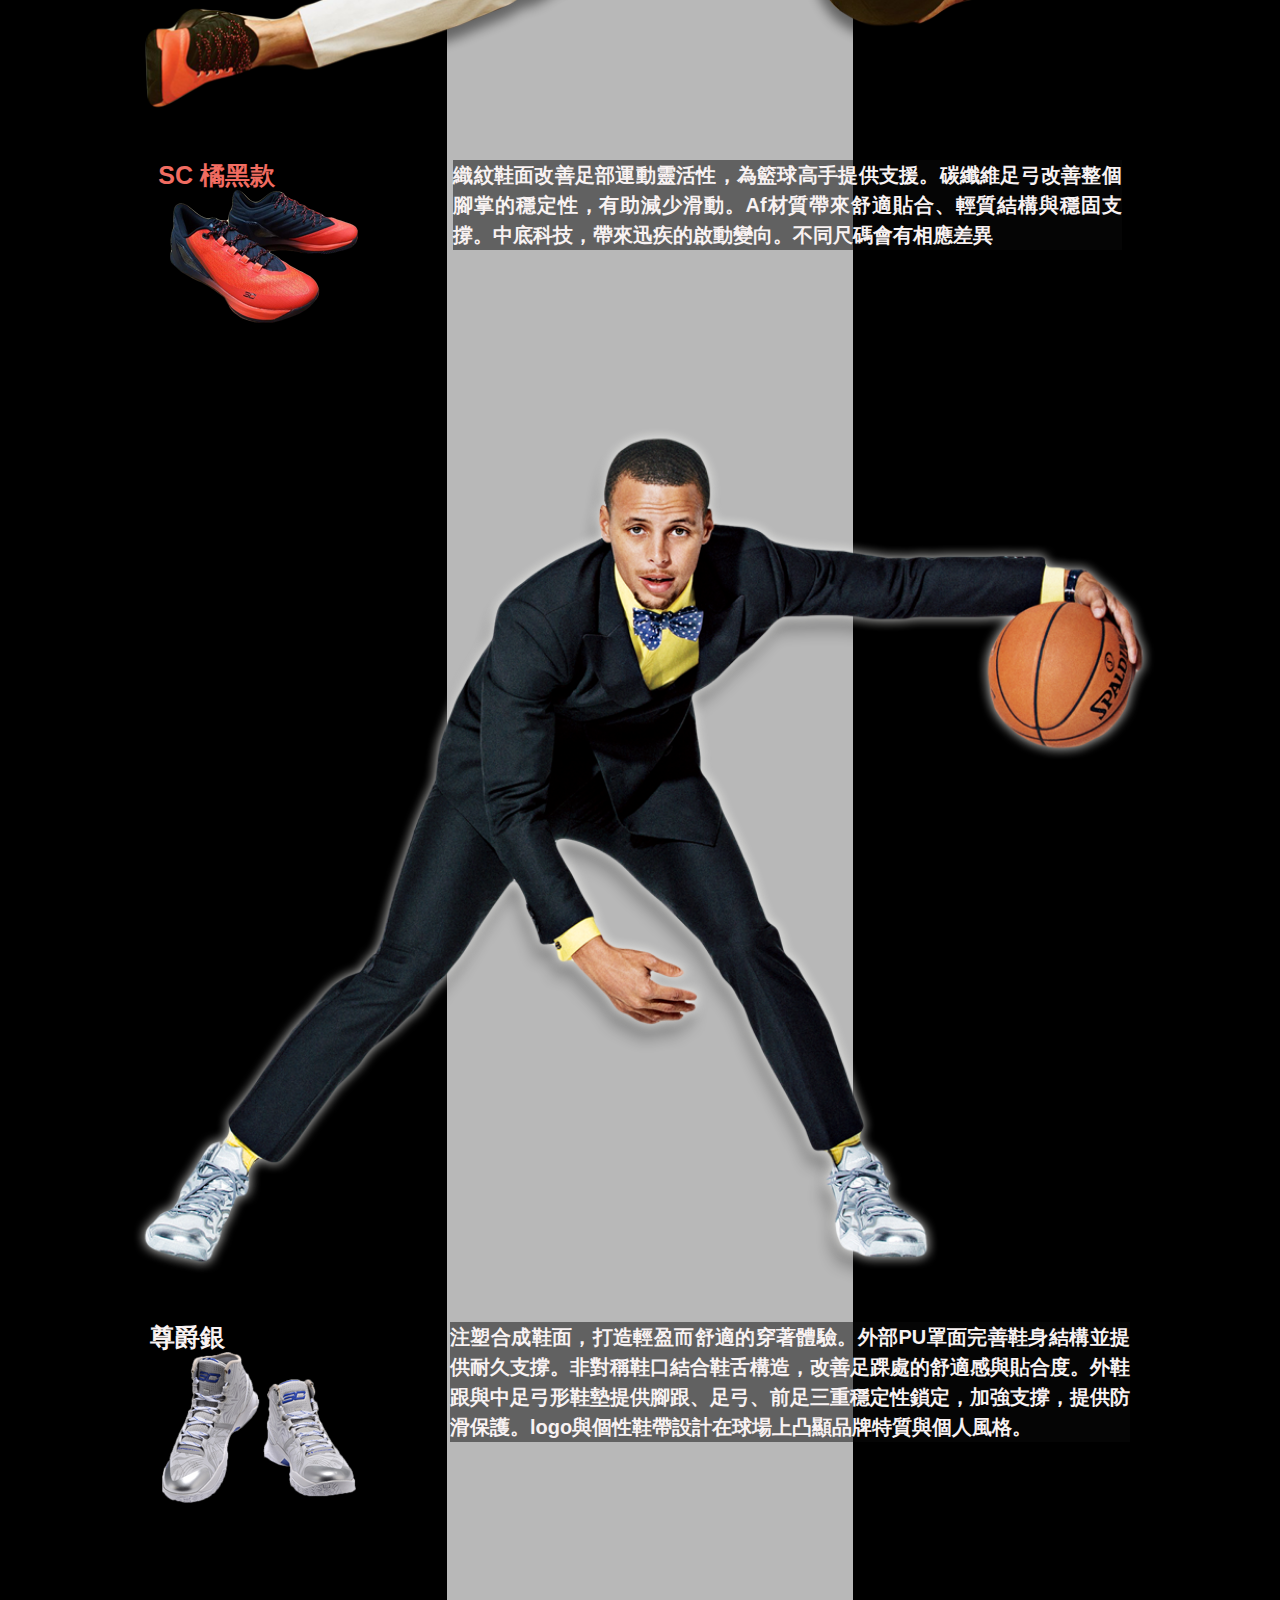
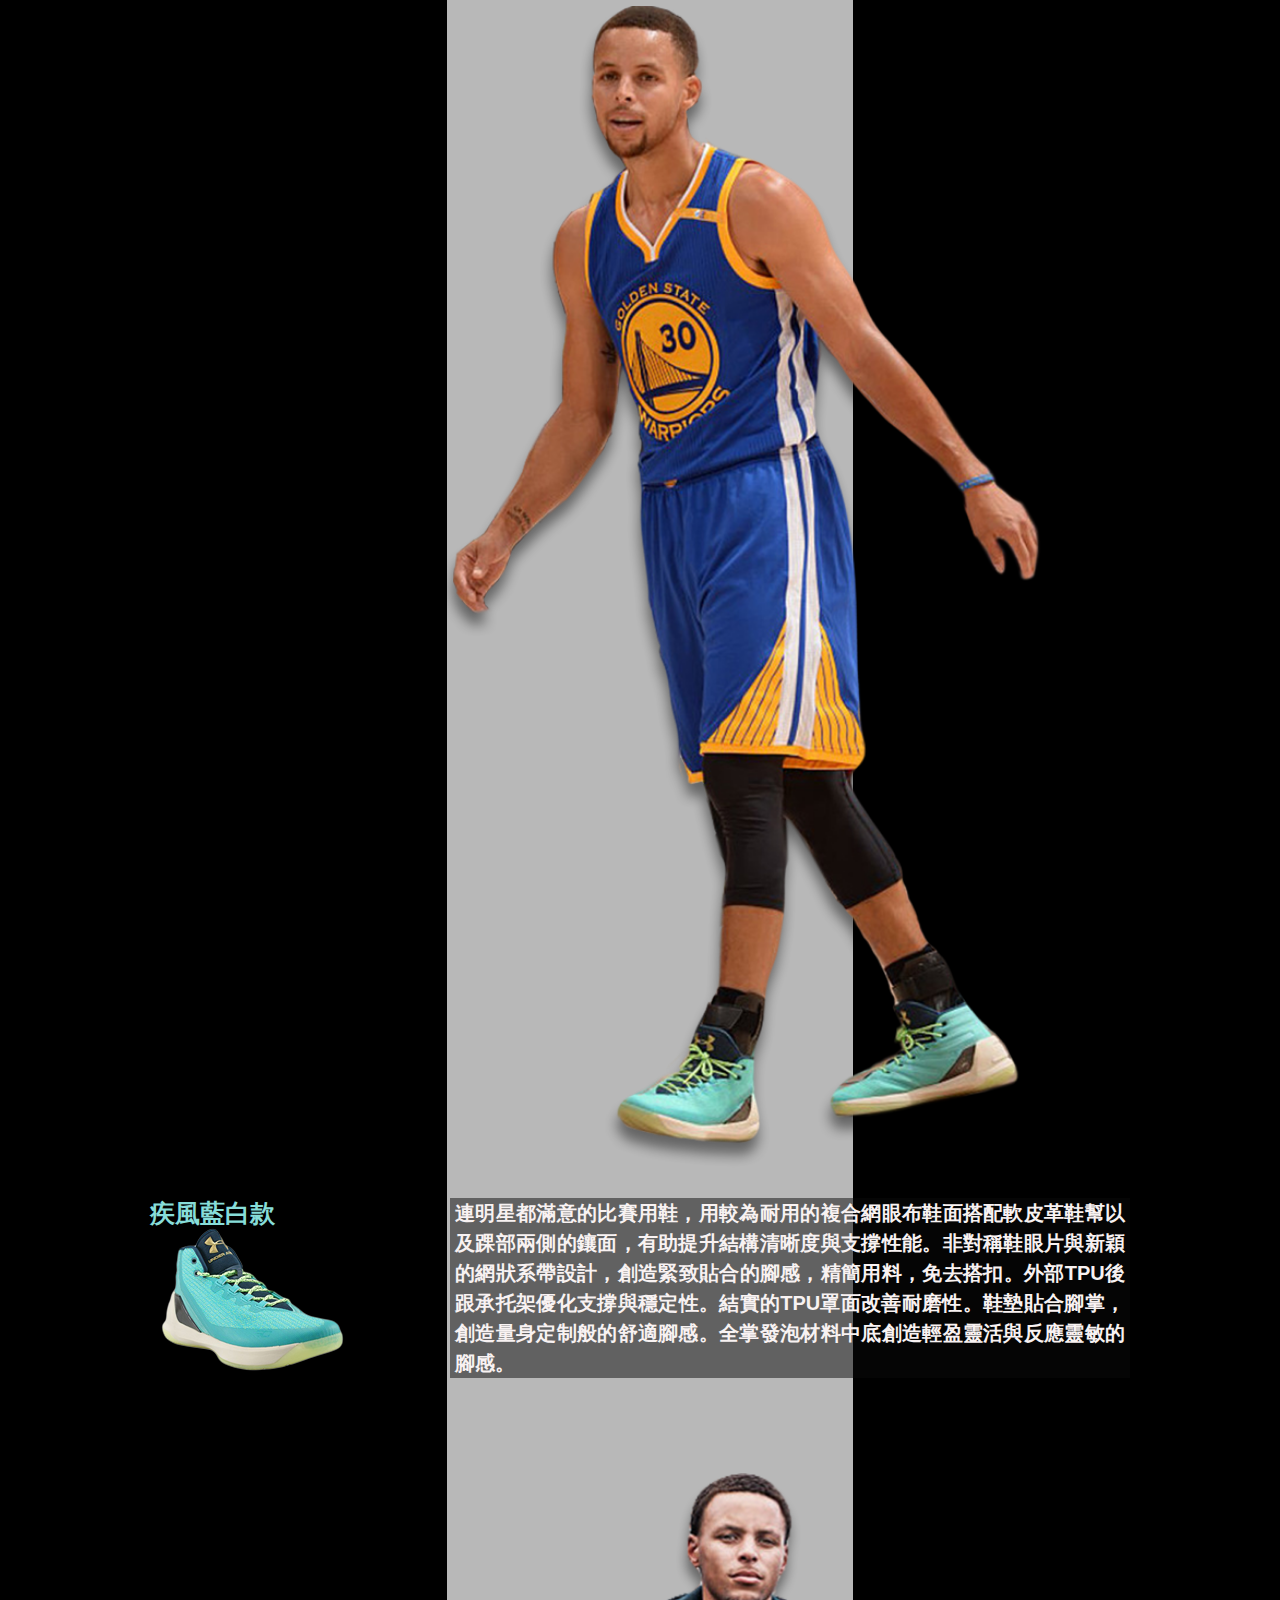
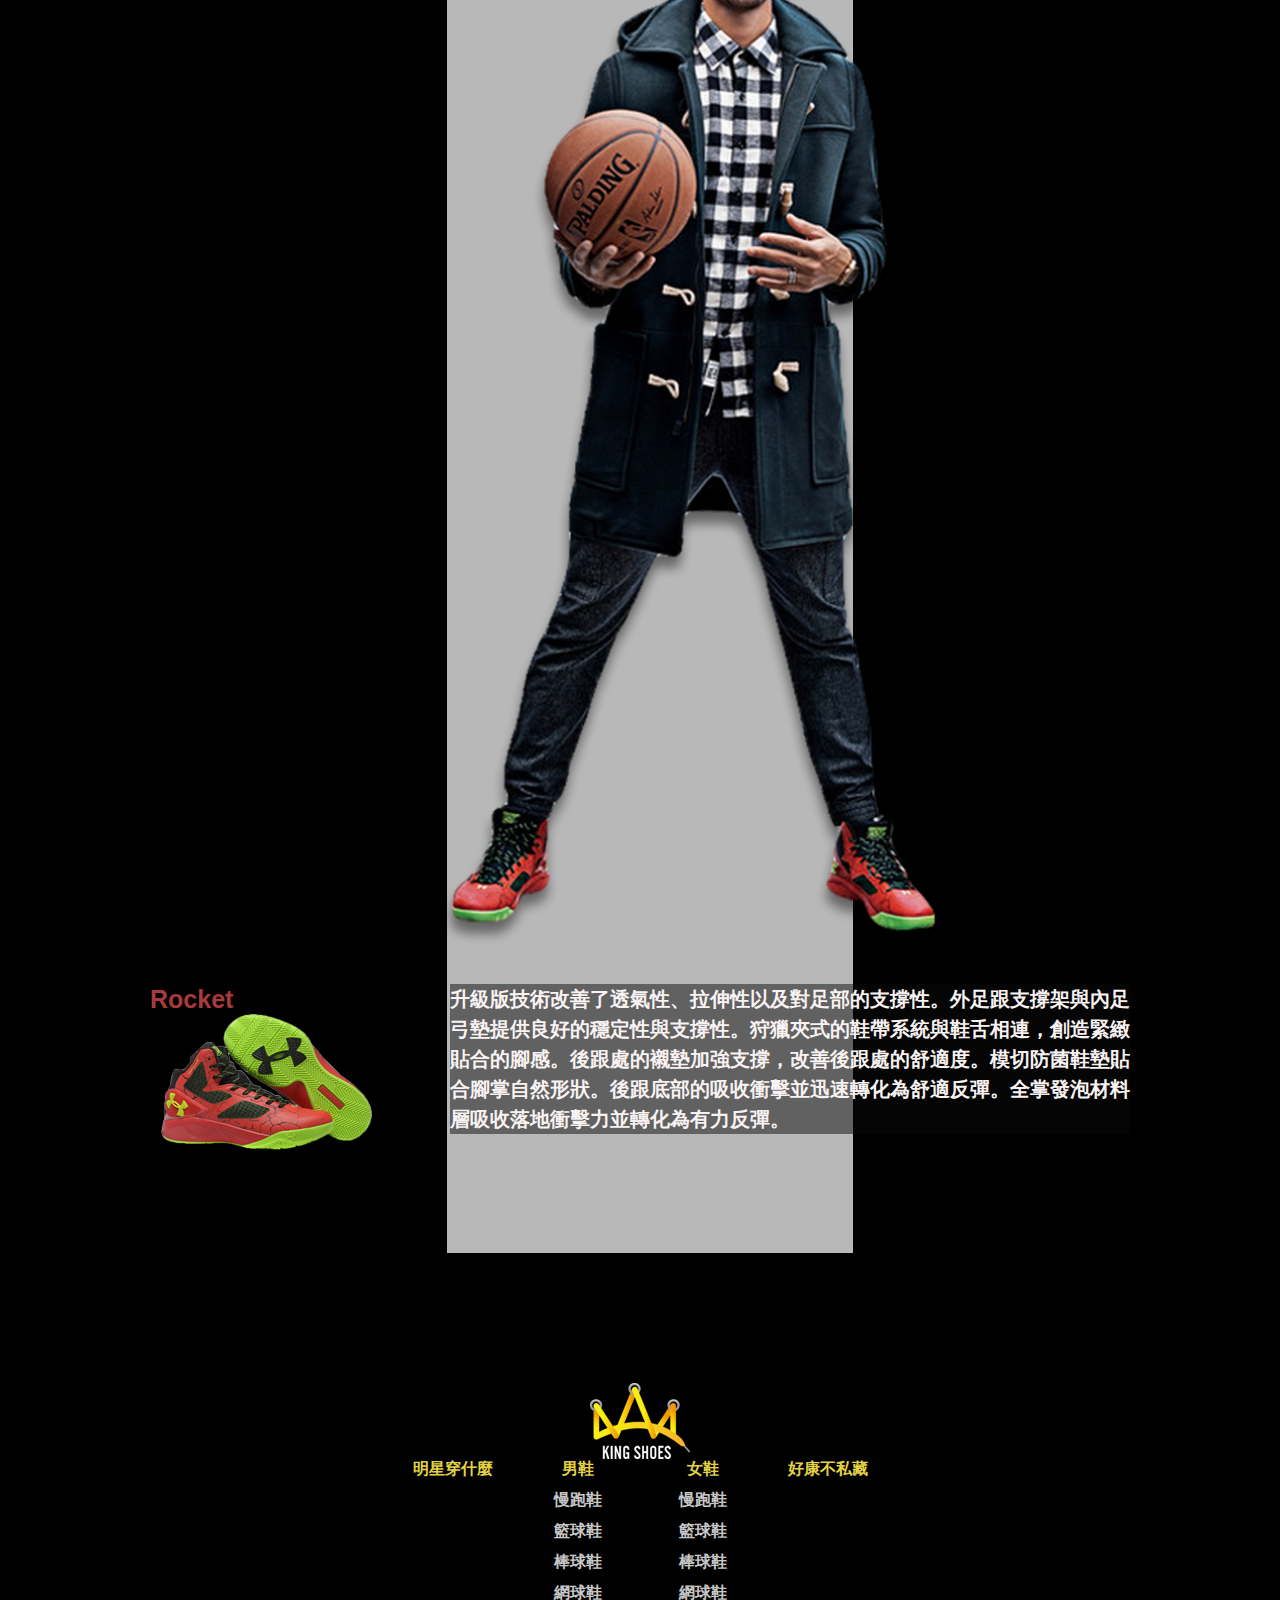
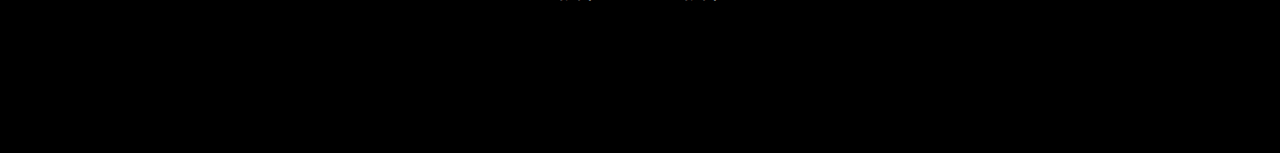
<file: star-wear.html>
<!DOCTYPE html>
<html>
<head>
	<title></title>
	<link rel="stylesheet" type="text/css" href="css/star-wear.css">
	<link rel="stylesheet" type="text/css" href="./icon_files/css/font-awesome.min.css">
	<meta charset="utf-8">
	<meta name="viewport" content="width=device-width; initial-scale=1.0; maximum-scale=1.0; user-scalable=0;">
	<script src="js/jquery/jquery-3.2.1.min.js"></script>
	<script>
		$(document).ready(function() {
			//stars hover---------------------
			var starImgs = $(".star img");
			for (var i = 0; i < starImgs.length; i++) {
				$(starImgs[i]).mouseenter(function() {
				    $(this).attr('src', $(this).attr('src').replace('-black',''));
				  }).mouseleave(function() {
				    $(this).attr('src', $(this).attr('src').replace('.png','-black.png'))
				  });
			}
			//go top
			$('#go-top').on('click', function() {
				$(window).scrollTop(0);
			});
			$(window).on('scroll', function() {
				if ($(window).scrollTop() < 500) {
					$('#go-top').css('display', 'none');
				} else {
					$('#go-top').css('display', 'block');
				}
			})
		});
	</script>
</head>
<body>
<div class="container">
	<div id="go-top"><i class="fa fa-chevron-circle-up""></i></div>
	<div class="rwd-logo">
		<a href="index.html"><img alt="logo" src="images/loglo.png"></a>
	</div>	
	<div class="header col-sm-12">
		<div class="logo col-sm-1">
			<a href="index.html"><img alt="logo" src="images/loglo.png"></a>
		</div>

		<div class="menu-group col-sm-8 col-sm-offset-3">
			<ul class="item menu">
				<li><a href="star-wear.html">
					<p>明星穿什麼</p>
				</a></li>
				<li>
					<a href="products.html">
						<p>男鞋</p>
					</a>
					<ul>
						<li>
							<a href="products.html"><p>慢跑鞋</p></a>
						</li>
						<li>
							<a href="products.html"><p>籃球鞋</p></a>
						</li>
						<li>
							<a href="products.html"><p>棒球鞋</p></a>
						</li>
						<li>
							<a href="products.html"><p>網球鞋</p></a>
						</li>
					</ul>
				</li>
				<li>
					<a href="#">
						<p>女鞋</p>
					</a>
					<ul>
						<li>
							<a href="#"><p>慢跑鞋</p></a>
						</li>
						<li>
							<a href="#"><p>籃球鞋</p></a>
						</li>
						<li>
							<a href="#"><p>棒球鞋</p></a>
						</li>
						<li>
							<a href="#"><p>網球鞋</p></a>
						</li>
					</ul>
				</li>
				<li><a href="sale.html">	<p>好康不私藏</p>
				</a></li>
			</ul>
			<div class="item register">
				<a href="#">註冊</a>/<a href="#">登入</a>
				<a href="#"><i class="fa fa-shopping-cart"></i></a>
			</div>
		</div>
	</div>
	<div class="rwd-header col-xs-12">
		<div class="logo">
			<a href="index.html"><img alt="logo" src="images/logo-rwd.png"></a>
		</div>
		<div class="menu-group col-xs-12">
			<div class="item col-xs-3">
				<a href="star-wear.html"><p><i class="fa fa-users"></i></p><p class="txt">明星穿什麼</p></a>
			</div>
			<div class="item col-xs-3">
				<a href="products.html"><p><i class="fa fa-male"></i></p><p class="txt">男鞋</p></a>
			</div>
			<div class="item col-xs-3">
				<a href="products.html"><p><i class="fa fa-female""></i></p><p class="txt">女鞋</p></a>
			</div>
			<div class="item col-xs-3">
				<a href="sale.html"><p><i class="fa fa-gift""></i></p><p class="txt">好康不私藏</p></a>
			</div>
		</div>
	</div>
	<h1>明星穿什麼</h1>
	<ul class="classification">
		<li><a href="star-wear.html"><h2>慢跑</h2></a></li>
		<li><a href="star-wear.html"><h2>籃球</h2></a></li>
		<li><a href="star-wear.html"><h2>棒球</h2></a></li>
		<li><a href="star-wear.html"><h2>網球</h2></a></li>
	</ul>
	<div class="stars-container col-sm-12 col-xs-12">
		<div class="stars">
			<div class="star long-width col-sm-4 col-sm-offset-1 col-xs-12">
				<a href="#wear-content">
					<img src="images/star-wear/stars-1-black.png">
				</a></div>
			<div class="star col-sm-2 col-xs-6">
				<a href="#wear-content">
					<img src="images/star-wear/stars-2-black.png">
				</a></div>
			<div class="star col-sm-2 col-xs-6">
				<a href="#wear-content">
					<img src="images/star-wear/stars-3-black.png">
				</a></div>
			<div class="star long-height right col-sm-2 col-xs-6">
				<a href="#wear-content">
					<img src="images/star-wear/stars-4-black.png">
				</a></div>
			<div class="star long-height col-sm-2 col-sm-offset-1 col-xs-6">
				<a href="#wear-content">
					<img src="images/star-wear/stars-5-black.png">
				</a></div>
			<div class="star col-sm-2 rwd-none">
				<a href="#wear-content">
					<img src="images/star-wear/stars-6-black.png">
				</a></div>
			<div class="star long-width col-sm-4 col-xs-12">
				<a href="#wear-content">
					<img src="images/star-wear/stars-7-black.png">
				</a></div>
			<div class="star long-width col-sm-4 col-xs-12">
				<a href="#wear-content">
					<img src="images/star-wear/stars-8-black.png">
				</a></div>
			<div class="star col-sm-2 col-xs-6">
				<a href="#wear-content">
					<img src="images/star-wear/stars-9-black.png">
				</a></div>
			<div class="star col-sm-2 col-xs-6">
				<a href="#wear-content">
					<img src="images/star-wear/stars-10-black.png">
				</a></div>
		</div>
	</div>
	<div class="wear-content" id='wear-content'>
		<h2>Stephen Curry</h2>
		<div class="wears">				
			<div class="center-bar col-sm-4 col-sm-offset-4 col-xs-4  col-xs-offset-4">
				<img src="images/star-wear/center-block.png">
			</div>
			<div class="wear-item item1 col-sm-12">
				<div class="picture col-sm-10 col-sm-offset-1 col-xs-12">
					<img src="images/star-wear/big-man1.png">
				</div>
				<div class="content col-sm-12 col-xs-12">
					<div class="shoe col-sm-3 col-sm-offset-1 col-xs-4">
							<h3>SC 橘黑款</h3>
							<img alt="min-shoe1" src="images/star-wear/min-shoe1.png"></img>
					</div>
					<div class="txt col-sm-7 col-xs-8">
						<p>織紋鞋面改善足部運動靈活性，為籃球高手提供支援。碳纖維足弓改善整個腳掌的穩定性，有助減少滑動。Af材質帶來舒適貼合、輕質結構與穩固支撐。中底科技，帶來迅疾的啟動變向。不同尺碼會有相應差異</p>
						<a href="#" class="see-more"></a>
					</div>
				</div>

			</div>
			<div class="wear-item item2">
				<div class="picture col-sm-10 col-sm-offset-1 col-xs-12">
					<img alt="big-man2" src="images/star-wear/big-man2.png">
				</div>
				<div class="content col-sm-12 col-xs-12">
					<div class="shoe col-xs-4 col-sm-3 col-sm-offset-1">
						<h3>尊爵銀</h3>
						<img alt="min-shoe2" src="images/star-wear/min-shoe2.png"></img>
					</div>
					<div class="txt col-xs-8 col-sm-7">
						<p>注塑合成鞋面，打造輕盈而舒適的穿著體驗。外部PU罩面完善鞋身結構並提供耐久支撐。非對稱鞋口結合鞋舌構造，改善足踝處的舒適感與貼合度。外鞋跟與中足弓形鞋墊提供腳跟、足弓、前足三重穩定性鎖定，加強支撐，提供防滑保護。logo與個性鞋帶設計在球場上凸顯品牌特質與個人風格。</p>
						<a href="#" class="see-more"></a>
					</div>
				</div>
			</div>
			<div class="wear-item item3">
				<div class="picture col-sm-6 col-sm-offset-4 col-xs-8 col-xs-offset-3">
					<img alt="big-man3.png" src="images/star-wear/big-man3.png">
				</div>
				<div class="content col-sm-12 col-xs-12">
					<div class="shoe col-sm-3 col-sm-offset-1 col-xs-4">
						<h3>疾風藍白款</h3>
						<img alt="min-shoe3" src="images/star-wear/min-shoe3.png"></img>
					</div>
					<div class="txt col-sm-7 col-xs-8">
						<p>連明星都滿意的比賽用鞋，用較為耐用的複合網眼布鞋面搭配軟皮革鞋幫以及踝部兩側的鑲面，有助提升結構清晰度與支撐性能。非對稱鞋眼片與新穎的網狀系帶設計，創造緊致貼合的腳感，精簡用料，免去搭扣。外部TPU後跟承托架優化支撐與穩定性。結實的TPU罩面改善耐磨性。鞋墊貼合腳掌，創造量身定制般的舒適腳感。全掌發泡材料中底創造輕盈靈活與反應靈敏的腳感。</p>
						<a href="#" class="see-more"></a>
					</div>
				</div>
			</div>
			<div class="wear-item item4">
				<div class="picture col-sm-5 col-sm-offset-4  col-xs-7 col-xs-offset-3">
					<img alt="big-man4" src="images/star-wear/big-man4.png">
				</div>
				<div class="content col-sm-12 col-xs-12">
					<div class="shoe col-sm-3 col-sm-offset-1 col-xs-4">
						<h3>Rocket</h3>
						<img alt="min-shoe4" src="images/star-wear/min-shoe4.png"></img>
					</div>
					<div class="txt col-sm-7 col-xs-7">
						<p>升級版技術改善了透氣性、拉伸性以及對足部的支撐性。外足跟支撐架與內足弓墊提供良好的穩定性與支撐性。狩獵夾式的鞋帶系統與鞋舌相連，創造緊緻貼合的腳感。後跟處的襯墊加強支撐，改善後跟處的舒適度。模切防菌鞋墊貼合腳掌自然形狀。後跟底部的吸收衝擊並迅速轉化為舒適反彈。全掌發泡材料層吸收落地衝擊力並轉化為有力反彈。</p>
						<a href="#" class="see-more"></a>
					</div>
				</div>
			</div>
		</div>
	</div>
	<div class="footer col-sm-12 col-xs-12">
		<div class="logo">
			<img alt="logo" src="images/loglo.png">
		</div>
		<ul class="footer-menu">
			<li class="col-xs-3 col-sm-3">
				<a href="star-wear.html">明星穿什麼</a>
			</li>
			<li class="col-xs-3 col-sm-3">
				<a href="products.html">男鞋</a>
				<ul>
					<li><a href="products.html">慢跑鞋</a></li>
					<li><a href="products.html">籃球鞋</a></li>
					<li><a href="products.html">棒球鞋</a></li>
					<li><a href="products.html">網球鞋</a></li>
				</ul>
			</li>
			<li class="col-xs-3 col-sm-3">
				<a href="products.html">女鞋</a>
				<ul>
					<li><a href="products.html">慢跑鞋</a></li>
					<li><a href="products.html">籃球鞋</a></li>
					<li><a href="products.html">棒球鞋</a></li>
					<li><a href="products.html">網球鞋</a></li>
				</ul>
			</li>
			<li class="col-xs-3 col-sm-3"><a href="sale.html">好康不私藏</a></li>
		</ul>
	</div>
</div>
</body>
</html>
</file>
<file: css/index.css>
*{
    margin: 0;
    padding: 0;
}
body {
	    font-family: Arial, 微軟正黑體;
	    background-color: #000;
        font-weight: bold;
}
img {
	width: 100%;
    vertical-align: top;
}
a {
    text-decoration: none;
    color: #000;
}
p {
    text-align: justify;
}
.hot-product p, .star-wear p {
    line-height: 30px;
}
.clear {
	clear: both;
}
.banner {
    position: relative;
}
.banner .to-left {
    cursor: pointer;
    position: absolute;
    top: 0;
    bottom: 0;
    left: 0;
    margin: auto;
    z-index: 1;
    width: 62px;
    height: 86px;
}
.banner img[class^="bannerImg"] {
    display: none;
}
.banner img[class*="selected"] {
    display: block;
}
.banner .to-right {
    cursor: pointer;
    position: absolute;
    top: 0;
    bottom: 0;
    right: 0;
    margin: auto;
    z-index: 1;
    width: 62px;
    height: 86px;
}
.container, .star-wear, .products .content {
    overflow: hidden;
}
.title h1:before {
    content: '';
    width: 62px;
    display: block;
    height: 42px;
    margin-bottom: -10px;
    background-image: url(../images/logo_min.png);
}
.hot-product .content .item {
    display: block;
    transform: skewX(-19deg);
    text-align: center;
}
.hot-product .content .item .product-content {
    height: 246px;
    background-color: #dddddd;
    box-shadow: 4px 0px 16px 2px #7f7c7c;
}
.hot-product .content .item .product-content:before {
    content: '';
    display: block;
    height: 120px;
}
.hot-product .content .item:first-child .product-content:before {
    background-color: #2778C4;
}
.hot-product .content .item:nth-child(2) .product-content:before {
    background-color: #AAB1BE;
}
.hot-product .content .item:nth-child(3) .product-content:before {  
    background-color: #BF0605;
}
.hot-product .content .item:nth-child(4){  
    display: none;
}
.hot-product .content .item:before {
    content: '';
    display: block;
    width: 0;
    height: 0;
    border-top: 56px solid #c4bfbf;
    border-right: 57px solid transparent;
    position: absolute;
    bottom: 0;
    right: -46px;
    z-index: -1;
}
.hot-product .content .items .name {
    font-size: 25px;
}
.hot-product .content .items .item .txt{
    transform: skewX(19deg);
    /*margin-bottom: 44px;*/
}
.hot-product .content .items .item .pic{
    transform: skewX(19deg);
    top: 15px;
    width: 90%;
    height: 140px;
    position: absolute;
}
.hot-product .content .items .item .pic img{
    position: absolute;
    display: block;
    bottom: 0px;
}
.footer {
    margin-top: 100px;
    height: 400px;
    text-align: center;
    font-weight: bold;
}
.footer > .footer-menu > li{
    display: inline-block;
    position: relative;
    padding: 0px;
    list-style: none;
}
.footer a{
    color: #e3d344;
}
.footer > .footer-menu ul {
    position: absolute;
    top: 100%;
    left: 0;
    width: 100%;
}
.footer > .footer-menu ul li {
    padding-top: 10px;
    list-style: none;
}
.footer > .footer-menu ul li a, .footer p{
    color: rgba(255, 255, 255,0.8);
}
.footer-menu {
    max-width: 500px;
    margin: auto;
}
.star-wear .title a {
        margin-top: 20px;
        margin-right: 10px;
        padding: 5px;
        width: 80px;
        float: right;
        text-align: center;
        display: block;
        color: #8f8e8e;
        border: 2px solid #8f8e8e;
        transition: 0.5s;
    }
.star-wear .title a:hover {
    background-color: #FD7400;
    color: rgba(247, 222, 8,0.8);
}
.second-container {
    max-width: 1300px;
    margin: auto;
    padding-left: 94px;
    padding-right: 94px;
}
.hot-product .content .items .item .txt{
    transform: skewX(19deg);
    position: absolute;
    bottom: 30px;
    width: 104px;
    margin: auto;
    left: 0;
    right: 0;
}
.hot-product .content .items .item .txt p {
    text-align: center;
}
.products a {
    color: #fff;
    text-align: center;
}
.rwd-header, .rwd-logo {
    display: none;
}
@media screen and (max-width: 767px) {
	.col-xs-1{ float: left;	width: 8.333333%; box-sizing: border-box; padding: 0 10px; }
	.col-xs-2{ float: left;	width: 16.666666%; box-sizing: border-box; padding: 0 10px; }
	.col-xs-3{ float: left;	width: 25%; box-sizing: border-box; padding: 0 10px; }
	.col-xs-4{ float: left;	width: 33.333333%; box-sizing: border-box; padding: 0 10px; }
	.col-xs-5{ float: left;	width: 41.666666%; box-sizing: border-box; padding: 0 10px; }
	.col-xs-6{ float: left;	width: 50%; box-sizing: border-box; padding: 0 10px; }
	.col-xs-7{ float: left;	width: 58.333333%; box-sizing: border-box; padding: 0 10px; }
	.col-xs-8{ float: left;	width: 66.666666%; box-sizing: border-box; padding: 0 10px; }
	.col-xs-9{ float: left;	width: 75%; box-sizing: border-box; padding: 0 10px; }
	.col-xs-10{ float: left; width: 83.333333%; box-sizing: border-box; padding: 0 10px; }
	.col-xs-11{ float: left; width: 91.666666%; box-sizing: border-box; padding: 0 10px; }
	.col-xs-12{ float: left; width: 100%; box-sizing: border-box; padding: 0 10px; }

    .col-xs-offset-1{margin-left: 8.333333%;}
    .col-xs-offset-2{margin-left: 16.666666%;}
    .col-xs-offset-3{margin-left: 25%;}
    .col-xs-offset-4{margin-left: 33.333333%;}
    .col-xs-offset-5{margin-left: 41.666666%;}
    .col-xs-offset-6{margin-left: 50%;}
    .col-xs-offset-7{margin-left: 58.333333%;}
    .col-xs-offset-8{margin-left: 66.666666%;}
    .col-xs-offset-9{margin-left: 75%;}
    .col-xs-offset-10{ margin-left: 83.333333%;}
    .col-xs-offset-11{ margin-left: 91.666666%;}
    .col-xs-offset-12{ margin-left: 100%;}
	
    .rwd-logo {
        display: block;
        width: 80px;
        height: 80px;
        margin: auto;
        margin-top: 30px;
    }
    .logo {
        margin: 46px 0px;
    }
    .logo img {
    	width: auto;
    }
    .header {
        display: none;
    }
    .hot-product .content .item:nth-child(4) {  
        display: block;
    }
    .hot-product .content .item:nth-child(4) .product-content:before {  
        background-color: #fff;
}
    .hot-product .content .items .item .pic img {
        top: -42px;
        right: -16px;
    }
    .hot-product .content .items .item .product-content {
        height: auto;
    }
    .hot-product .title:after, .products .title:after, .star-wear .title:after {
        content: '';
        background-color: #dddddd;
        transform: skewX(-19deg);
        width: 100%;
        height: 94px;
        top: 0;
        left: -14%;
        position: absolute;
        z-index: -1;
        display: block;
        box-shadow: 4px 0px 16px 2px #7f7c7c;
    }
    .hot-product .title, .products .title, .star-wear .title {
        height: 130px;
        z-index: 0;
        padding: 10px 50px;
        position: relative;
    } 
    .hot-product, .products {
        margin-top: 50px;
    } 
    .star-wear {
        margin-top: 100px;
    }
    .hot-product .content .item {
        margin-bottom: 70px;
    }
    .products .content .item {
        position: relative;
    }
    .products .content .item h2 {
        position: absolute;
        left: 0px;
        right: 0px;
        margin: auto;
        width: 100px;
        bottom: 0px;
        padding-bottom: 80%;
        z-index: 1;
    }
    .products .content .item h2:before {
        content: '';
        display: block;
        background-color: rgba(0,0,0,0.6);
        width: 100px;
        height: 32px;
        position: absolute;
        top: 0;
        z-index: -1;
    }
    .products .content, .products .content .item , .products, .second-container, .star-wear{
        padding: 0px;
    }
    .star-wear {
        position: relative;
    }
    .star-wear .txt {
        position: absolute;
        z-index: 2;
        top: 0;
    }
    .star-wear .txt .title .for-rwd {
        width: 300px;
        right: 30px;
        position: absolute;
    }
    .star-wear .txt .title .for-rwd p{
        padding: 5px;
        color: #fff;
        background-color: rgba(10,10,10,0.3);
    }
    .star-wear .txt .title .for-rwd h2 {
        color: #E85127;
    }
    .star-wear .txt .title h1 {
        margin-bottom: 50px;
    }
    .star-wear .content {
        margin-top: 130px;
        padding: 0;
    }
    .star-wear .title a {
        margin-right: 0px;
        color: #000;
        border: 2px solid #000;
    }
    .star-wear .title a:hover {
        background-color: #FD7400;
        color: #fff;
        border: 2px solid #fff;
    }
    .hot-product .content .items .item .txt{
        width: 90%;
        bottom: 10px;
        background-color: rgba(184, 186, 185,0.6);
        transform: skewX(0deg);
    }
    .hot-product .content .items .item .txt p {
        transform: skew(19deg);
    }
    .hot-product .content .items .name {
        font-size: 16px;
    }
    .products a {
        color: #fff;
        text-align: center;
    }
    .rwd-header {
        display: block;
        position: fixed;
        bottom: 0;
        padding: 0;
        z-index: 10;
    }
    .rwd-header .logo {
        position: absolute;
        left: 0;
        right: 0;
        top: -30%;
        margin: auto;
        width: 10%;
        border-radius: 50px;
        border: 2px solid #ccc;
        z-index: 1;
    }
    .rwd-header .logo img {
        width: 100%;
    }
    .rwd-header .menu-group {
        padding: 0;
    }
    .rwd-header .menu-group a {
        display: block;
        left: 0;
        right: 0;
        padding-top: 10%;
        margin: auto;
        padding-bottom: 13%;
        position: absolute;
        font-size: 14px;
    }
    .rwd-header .menu-group i {
        font-size: 20px;
    }
    .rwd-header .menu-group p {
        text-align: center;
        font-size: 12px;
    }
    .rwd-header .menu-group .item {
        padding-bottom: 13%;
        background-color: #ccc;
        position: relative;
    }
}

@media screen and (min-width: 768px) {
	.col-sm-1{ float: left;	width: 8.333333%; box-sizing: border-box; padding: 0 10px; }
	.col-sm-2{ float: left;	width: 16.666666%; box-sizing: border-box; padding: 0 10px; }
	.col-sm-3{ float: left;	width: 25%; box-sizing: border-box; padding: 0 10px; }
	.col-sm-4{ float: left;	width: 33.333333%; box-sizing: border-box; padding: 0 10px; }
	.col-sm-5{ float: left;	width: 41.666666%; box-sizing: border-box; padding: 0 10px; }
	.col-sm-6{ float: left;	width: 50%; box-sizing: border-box; padding: 0 10px; }
	.col-sm-7{ float: left;	width: 58.333333%; box-sizing: border-box; padding: 0 10px; }
	.col-sm-8{ float: left;	width: 66.666666%; box-sizing: border-box; padding: 0 10px; }
	.col-sm-9{ float: left;	width: 75%; box-sizing: border-box; padding: 0 10px; }
	.col-sm-10{ float: left; width: 83.333333%; box-sizing: border-box; padding: 0 10px; }
	.col-sm-11{ float: left; width: 91.666666%; box-sizing: border-box; padding: 0 10px; }
	.col-sm-12{ float: left; width: 100%; box-sizing: border-box; padding: 0 10px; }

	.col-sm-offset-1{margin-left: 8.333333%;}
	.col-sm-offset-2{margin-left: 16.666666%;}
	.col-sm-offset-3{margin-left: 25%;}
	.col-sm-offset-4{margin-left: 33.333333%;}
	.col-sm-offset-5{margin-left: 41.666666%;}
	.col-sm-offset-6{margin-left: 50%;}
	.col-sm-offset-7{margin-left: 58.333333%;}
	.col-sm-offset-8{margin-left: 66.666666%;}
	.col-sm-offset-9{margin-left: 75%;}
	.col-sm-offset-10{ margin-left: 83.333333%;}
	.col-sm-offset-11{ margin-left: 91.666666%;}
	.col-sm-offset-12{ margin-left: 100%;}
	.logo {
        margin-top: 30px;
    }
    .logo img {
    	width: auto;
    }
    .header {
        position: fixed;
        z-index: 10;
        background-color: rgba(255,255,255,0.4);
    }
    .menu-group {
        margin-top: 30px;
    }
    .hot-product .title {
        height: 350px;
        z-index: 0;
        padding: 10px;
        position: relative;
    }
    /*shadow*/
    .hot-product .title:before {
        content: '';
        width: 80%;
        height: 70px;
        display: block;
        background-color: #c4bfbf;
        position: absolute;
        right: 53px;
        transform: skew(-50deg);
        top: 75%;
        z-index: -1;
    }
    .hot-product .title:after {
        content: '';
        background-color: #dddddd;
        transform: skewX(-19deg);
        width: 100%;
        height: 420px;
        top: -25%;
        left: -14%;
        position: absolute;
        z-index: -1;
        display: block;
        box-shadow: 4px 0px 16px 2px #7f7c7c;
    }
    .menu{
        transform: skewX(-19deg);
        background-color: #dddddd;
    }
    .menu ul {
        background-color: #dddddd;
        width: 100%;
        position: absolute;
        transform: skew(19deg);
        right: -68px;
    }
    .menu li{
        display: inline-block;
        position: relative;
    }
    .menu > li > a, .menu ul li a  {
        display: block;
        width: 100px;
        height: 60px;
        margin-bottom: -4px;
    }
    .menu > li > a > p, .menu ul li a p {
        width: 100px;
        line-height: 60px;
        margin: auto;
        text-align: center;
        transform: skew(19deg);
        position: absolute;
        z-index: 1;
    }
    .menu ul li a p {
        transform: skew(0deg);
    }
    .menu > li > a > p:before, .menu ul li a p:before {
        content: '';
        width: 100px;
        z-index: -1;
        top: 0;
        left: 0px;
        transform: skew(-19deg);
        height: 60px;
        position: absolute;
    }
    .menu ul li a p:before {
        transform: skew(0deg);
    }
    .menu > li > a > p:after {
        content: '';
        position: absolute;
        width: 20px;
        height: 20px;
        background-color: #c4bfbf;
        right: -11px;
        top: 0;
        z-index: -2;
        display: none;
    }
    .menu > li:hover > a p {
        top: -20px;
        color: #fff;
    }
    .menu ul li:hover p {
        color: #fff;
    }
    .menu > li:hover > a p:before, .menu ul li:hover p:before {
        background-color: #fd7400;
    }
    .menu ul {
        display: none;
    }
    .menu > li:hover p:after, .menu > li:hover ul {
        display: block;
    }
    

    .register {
        text-align: right;
        padding-right: 30px;
        padding-bottom: 10px;
        color: white;
    }
    .register a {
        color: #fff;
    }
    .register a:nth-child(2):after {
        content: '|';
        padding: 0px 10px;
    }

    /*========================================*/
    
    .products .item {
        padding: 0;
    }
	.products .title {
		text-align: center;
	    height: 100px;
	    left: -18px;
	    z-index: 4;
	    margin-top: 100px;
	    background-color: #dddddd;
	    transform: skewX(19deg);
	    box-shadow: 20px 19px 18px -13px #7f7c7c;
	    position: relative;
    }
    .products .title h1 {
    	width: 128px;
    	margin: auto;
        transform: skewX(-19deg);
    }
    .products .title:before {
		content: '';
	    display: block;
	    width: 0;
	    height: 0;
	    border-left: 22px solid #c4bfbf;
	    border-top: 63px solid transparent;
	    /* border-right: 1px solid transparent; */
	    position: absolute;
	    top: 0;
	    left: -10px;
	    /* z-index: -1; */
	    transform: skewX(-19deg);
    }
    .products .item a img {
        opacity: 0.4;
        transition: 0.5s;
    }
    .products .item a:hover img {
        opacity: 1;
    }
   .star-wear {
   		margin-top: 100px;
        position: relative;
    }
    .star-wear .txt {
        background-color: #dddddd;
        height: 160%;
        position: absolute;
        right: 0;
        z-index: 1;
    }
    .star-wear .txt:before {
        content: '';
        display: block;
        width: 100px;
        background-color: #dddddd;
        height: 100%;
        box-shadow: -20px -10px 18px -13px #7f7c7c;
    }
    .star-wear .txt:after {
        content: '';
        display: block;
        width: 100px;
        height: 56px;
        background-color: #dddddd;
        position: absolute;
        left: -180px;
        z-index: -2;
    }
    .star-wear .content {
        z-index: 0;
        top: 56px;
        padding: 40px 0px;
    }
    .star-wear .title {
        position: absolute;
        left: -60%; 
        padding: 0px 30px;
    }
    .star-wear .txt .title h1 {
        margin: 30px 30px 20px -48px;
    }
    .star-wear .txt:before {
        content: '';
        display: block;
        width: 200%;
        background-color: #dddddd;
        position: absolute;
        transform: skewX(19deg);
        margin-left: -90px;
        z-index: -1;
    }
}
</file>
<file: css/product.css>
*{
	margin: 0;
	padding: 0;
}
body {
	    font-family: Arial, 微軟正黑體;
	    background-color: #000;
        font-weight: bold;
}
a {
    text-decoration: none;
    color: #000;
}
h2 {
		font-size: 30px;
}
img {
	width: 100%;
}
.cart-button {
	text-align: center;
	color: #fff;
	display: block;
	padding: 5px 10px;
	background-color: #FD7400;
	font-size: 16px;
	width: 100px;
	margin: auto;
	border-radius: 8px;
}
.container, .product{
	overflow: hidden;
}
.product {
	max-width: 1300px;
	margin: auto;
}
.other-products {
	margin-top: 100px;
	color: #fff;
}
.other-products .content .item {
    display: block;
    transform: skewX(-19deg);
    text-align: center;
    margin-top: 50px;
}
.other-products .content .item .product-content:before {
    content: '';
    display: block;
    height: 120px;
}
.other-products .content .item:first-child .product-content:before {
    background-color: #2778C4;
}
.other-products .content .item:nth-child(2) .product-content:before {
    background-color: #AAB1BE;
}
.other-products .content .item:nth-child(3) .product-content:before {  
    background-color: #BF0605;
}
.other-products .content .item:nth-child(4) .product-content:before {  
    background-color: #fff;
}
.other-products .content .item:nth-child(4){  
    display: none;
}
.other-products .content .item:before {
    content: '';
    display: block;
    width: 0;
    height: 0;
    border-top: 56px solid #c4bfbf;
    border-right: 57px solid transparent;
    position: absolute;
    bottom: 0;
    right: -46px;
    z-index: -1;
}
.other-products .content .items .name {
    font-size: 25px;
}
.other-products .content .items .item .txt{
    width: 90%;
    bottom: 10px;
    transform: skewX(0deg);
    position: absolute;
    right: 0;
    left: 0;
    margin: auto;
}
.other-products .content .items .item .txt p {
    transform: skew(19deg);
}
.other-products .content .items .item .pic{
    transform: skewX(19deg);
    top: -9px;
    width: 90%;
    height: 140px;
    position: absolute;
    left: 0;
}
.other-products .content .items .item .pic img{
    position: absolute;
    display: block;
    bottom: 0px;
    top: -20px;
}
.product .picture .min-picture img {
	transform: skewX(19deg);
	width: auto;		
}
.product .picture .big-picture .min-pictures {
	transform: skewX(-19deg);
	position: absolute;
	right: 50px;
	top: 0;
}
.product .picture .min-picture {
	background-color: #777777;
	text-align: center;
	width: 110px;
	height: 90px;
	margin-top: 30px;
	padding: 10px 2px;
}
.product .picture .product1 {
	text-align: initial;
}
.footer {
    height: 400px;
    text-align: center;
    font-weight: bold;
}
.footer > .footer-menu > li{
    display: inline-block;
    position: relative;
    padding: 0px;
}
.footer a{
    color: #e3d344;
}
.footer > .footer-menu ul {
    position: absolute;
    top: 100%;
    left: 0;
    width: 100%;
}
.footer > .footer-menu ul li {
    padding-top: 10px;
}
.footer > .footer-menu ul li a{
    color: rgba(255, 255, 255,0.8);
}
.footer-menu {
    max-width: 500px;
    margin: auto;
}
.product-detail > .content .item {
	text-align: justify;
}
.product-detail .specification .content ul li {
	display: block;
	border-bottom: 1px solid #ccc;
}
.product-detail > .content .specification .content {
	padding: 0px;
}
.product-detail > .content .item {
	margin-bottom: 100px;
	color: #d9d6d3;
	line-height: 30px;
}
.logo img {
	width: auto;
}
.rwd-header, .rwd-logo {
    display: none;
}
.other-products .items .item p {
	line-height: 30px;
}
@media screen and (min-width: 768px) {
	.col-sm-1{ float: left;	width: 8.333333%; box-sizing: border-box; padding: 0 10px; }
	.col-sm-2{ float: left;	width: 16.666666%; box-sizing: border-box; padding: 0 10px; }
	.col-sm-3{ float: left;	width: 25%; box-sizing: border-box; padding: 0 10px; }
	.col-sm-4{ float: left;	width: 33.333333%; box-sizing: border-box; padding: 0 10px; }
	.col-sm-5{ float: left;	width: 41.666666%; box-sizing: border-box; padding: 0 10px; }
	.col-sm-6{ float: left;	width: 50%; box-sizing: border-box; padding: 0 10px; }
	.col-sm-7{ float: left;	width: 58.333333%; box-sizing: border-box; padding: 0 10px; }
	.col-sm-8{ float: left;	width: 66.666666%; box-sizing: border-box; padding: 0 10px; }
	.col-sm-9{ float: left;	width: 75%; box-sizing: border-box; padding: 0 10px; }
	.col-sm-10{ float: left; width: 83.333333%; box-sizing: border-box; padding: 0 10px; }
	.col-sm-11{ float: left; width: 91.666666%; box-sizing: border-box; padding: 0 10px; }
	.col-sm-12{ float: left; width: 100%; box-sizing: border-box; padding: 0 10px; }

	.col-sm-offset-1{margin-left: 8.333333%;}
	.col-sm-offset-2{margin-left: 16.666666%;}
	.col-sm-offset-3{margin-left: 25%;}
	.col-sm-offset-4{margin-left: 33.333333%;}
	.col-sm-offset-5{margin-left: 41.666666%;}
	.col-sm-offset-6{margin-left: 50%;}
	.col-sm-offset-7{margin-left: 58.333333%;}
	.col-sm-offset-8{margin-left: 66.666666%;}
	.col-sm-offset-9{margin-left: 75%;}
	.col-sm-offset-10{ margin-left: 83.333333%;}
	.col-sm-offset-11{ margin-left: 91.666666%;}
	.col-sm-offset-12{ margin-left: 100%;}
	
	.logo {
        margin-top: 30px;
    }
    .logo img {
    	width: auto;
    }
    .header {
        position: fixed;
        z-index: 10;
        background-color: rgba(255,255,255,0.4);
    }
    .menu-group {
        margin-top: 30px;
    }



    .menu{
        transform: skewX(-19deg);
        background-color: #dddddd;
    }
    .menu ul {
        background-color: #dddddd;
        width: 100%;
        position: absolute;
        transform: skew(19deg);
        right: -68px;
    }
    .menu li{
        display: inline-block;
        position: relative;
    }
    .menu > li > a, .menu ul li a  {
        display: block;
        width: 100px;
        height: 60px;
        margin-bottom: -4px;
    }
    .menu > li > a > p, .menu ul li a p {
        width: 100px;
        line-height: 60px;
        margin: auto;
        text-align: center;
        transform: skew(19deg);
        position: absolute;
        z-index: 1;
    }
    .menu ul li a p {
        transform: skew(0deg);
    }
    .menu > li > a > p:before, .menu ul li a p:before {
        content: '';
        width: 100px;
        z-index: -1;
        top: 0;
        left: 0px;
        transform: skew(-19deg);
        height: 60px;
        position: absolute;
    }
    .menu ul li a p:before {
        transform: skew(0deg);
    }
    .menu > li > a > p:after {
        content: '';
        position: absolute;
        width: 20px;
        height: 20px;
        background-color: #c4bfbf;
        right: -11px;
        top: 0;
        z-index: -2;
        display: none;
    }
    .menu > li:hover > a p {
        top: -20px;
        color: #fff;
    }
    .menu ul li:hover p {
        color: #fff;
    }
    .menu > li:hover > a p:before, .menu ul li:hover p:before {
        background-color: #fd7400;
    }
    .menu ul {
        display: none;
    }
    .menu > li:hover p:after, .menu > li:hover ul {
        display: block;
    }
    .register {
        text-align: right;
        padding-right: 30px;
        padding-bottom: 10px;
        color: white;
    }
    .register a {
        color: #fff;
    }
    .register a:nth-child(2):after {
        content: '|';
        padding: 0px 10px;
    }


	.product {
		margin-top: 222px;
		position: relative;
		height: 622px;
		z-index: 0;
	}
	.product .buy-detail {
		height: 622px;
		background-color: #dddddd;
	}
	.product .buy-detail:before {
		content: '';
	    position: absolute;
	    display: block;
	    width: 220px;
	    transform: skewX(-19deg);
	    background-color: #dddddd;
	    margin-left: -120px;
	    height: 100%;
	    z-index: -1;
	}
	.product .buy-detail .content {
		position: absolute;
	    top: 0;
	    bottom: 0;
	    width: 200px;
	    height: 300px;
	    margin: auto;
	}
	.product .buy-detail .content .block:after {
		content: '';
		display: block;
		width: 100%;
		height: 20px;
		border-bottom: 1px solid #ccc;
	}
	.product .buy-detail .content .block:last-child:after {
		border-bottom: 0px;
	}
	.product .buy-detail .content .other-color .item img {
		width: 100%;
		vertical-align: bottom;
		position: absolute;
		bottom: 15px;
	}
	.product .buy-detail .content .block {
		margin-top:  20px;
	}
	.product .buy-detail .content .other-color .item {
		width: 60px;
		height: 60px;
		display: inline-block;
		border: 1px solid #ccc;
		position: relative;
	}
	.product .picture .big-picture {
		position: relative;
	}
	.item-chosen {
		background-color: rgba(204, 204, 204, 0.7);
		color: #f2f1f1;
	}
	.product-detail {
	    color: #ccc;
	    position: relative;
	}
	.product-detail:after {
		content: '';
		display: block;
		width: 0;
		height: 0;
		top: 0;
		right: 0;
		border-width: 248px 248px 248px 0px;
		border-color: transparent rgba(255,255,255,0.5);
		border-style: solid;
		position: absolute;
	}
	.product-detail > .content {
		font-size: 16px;
	}
	.product-detail > .content h2 {
		padding-bottom: 20px;
	}
	.product-detail > .content {
		line-height: 30px;
		position: relative;
		z-index: 1;
		margin-top: 300px;
	}
	.product-detail > .content .item h2 {
		color: #fff;
	}
	.product-detail .specification .content {
		font-size: 0;
	}
	.product-detail .specification .content ul {
		font-size: 16px;
	}
	.product-detail .specification .content ul li:first-child {
		color: #c4bfbf;
	}
	.product-detail:before {
		content: '';
		display: block;
		position: absolute;
		left: 0;
		top: 0;
		height: 0;
		border-width: 248px 0px 248px 248px;
		border-style: solid;
		border-color: transparent rgba(255,255,255,0.5);
	}
	.other-products .content .item .product-content {
	    padding-bottom: 60%;
	    background-color: #dddddd;
	    box-shadow: 4px 0px 16px 2px #7f7c7c;
	}
	.product-detail p, .product-detail ul li {
		font-size: 18px;
	}
}
</file>
<file: css/product_xs.css>
@media screen and (max-width: 767px) {
	.col-xs-1{ float: left;	width: 8.333333%; box-sizing: border-box; padding: 0 10px; }
	.col-xs-2{ float: left;	width: 16.666666%; box-sizing: border-box; padding: 0 10px; }
	.col-xs-3{ float: left;	width: 25%; box-sizing: border-box; padding: 0 10px; }
	.col-xs-4{ float: left;	width: 33.333333%; box-sizing: border-box; padding: 0 10px; }
	.col-xs-5{ float: left;	width: 41.666666%; box-sizing: border-box; padding: 0 10px; }
	.col-xs-6{ float: left;	width: 50%; box-sizing: border-box; padding: 0 10px; }
	.col-xs-7{ float: left;	width: 58.333333%; box-sizing: border-box; padding: 0 10px; }
	.col-xs-8{ float: left;	width: 66.666666%; box-sizing: border-box; padding: 0 10px; }
	.col-xs-9{ float: left;	width: 75%; box-sizing: border-box; padding: 0 10px; }
	.col-xs-10{ float: left; width: 83.333333%; box-sizing: border-box; padding: 0 10px; }
	.col-xs-11{ float: left; width: 91.666666%; box-sizing: border-box; padding: 0 10px; }
	.col-xs-12{ float: left; width: 100%; box-sizing: border-box; padding: 0 10px; }

    .col-xs-offset-1{margin-left: 8.333333%;}
    .col-xs-offset-2{margin-left: 16.666666%;}
    .col-xs-offset-3{margin-left: 25%;}
    .col-xs-offset-4{margin-left: 33.333333%;}
    .col-xs-offset-5{margin-left: 41.666666%;}
    .col-xs-offset-6{margin-left: 50%;}
    .col-xs-offset-7{margin-left: 58.333333%;}
    .col-xs-offset-8{margin-left: 66.666666%;}
    .col-xs-offset-9{margin-left: 75%;}
    .col-xs-offset-10{ margin-left: 83.333333%;}
    .col-xs-offset-11{ margin-left: 91.666666%;}
    .col-xs-offset-12{ margin-left: 100%;}


		h1 {
		padding-top: 0px;
	}
 	.rwd-logo {
        display: block;
        width: 80px;
        height: 80px;
        margin: auto;
        margin-top: 30px;
    }
    .header, .min-pictures {
    	display: none;
    }
	.product .buy-detail {
		background-color: #dddddd;
		padding-top: 20px;
		padding-bottom: 20px;
		text-align: center;
	}
	.product .buy-detail .other-color {
		margin: 10px 0px;
	}
	.product .buy-detail .other-color .item{
		border: 1px solid #ccc;
		padding-bottom: 20%;
		height: 0px;
	}
	.other-products {
		padding-top: 50px;
	}
	.other-products .items {
		padding-left: 50px;
    	padding-right: 50px;
	}
	.other-products .item:last-child {
    	margin-bottom: 70px;
	}
	.other-products .content .item:nth-child(4) {
		display: block;
	}
	.other-products .content .items .item .product-content {
    	height: auto;
	}

	.other-products .content .items .item .pic {
	    transform: skewX(19deg);
	    top: 15px;
	    width: 90%;
	    height: 140px;
	    position: absolute;
	}

	.other-products .content .items .item .pic img {
	    top: -42px;
	    right: -16px;
		position: absolute;
	}

	.other-products .content .items .item .txt {
	    width: 90%;
	    bottom: 10px;
	    background-color: rgba(184, 186, 185,0.6);
	    transform: skewX(0deg);
	}
	.other-products .content .items .item .txt p {
	    transform: skew(19deg);
	}
	.rwd-header {
        display: block;
        position: fixed;
        bottom: 0;
        padding: 0;
        z-index: 10;
    }
    .rwd-header .logo {
        position: absolute;
        left: 0;
        right: 0;
        top: -30%;
        margin: auto;
        width: 10%;
        border-radius: 50px;
        border: 2px solid #ccc;
        z-index: 1;
    }
    .rwd-header .logo img {
        width: 100%;
    }
    .rwd-header .menu-group {
        padding: 0;
    }
    .rwd-header .menu-group a {
        display: block;
        left: 0;
        right: 0;
        padding-top: 10%;
        margin: auto;
        padding-bottom: 13%;
        position: absolute;
        font-size: 14px;
    }
    .rwd-header .menu-group i {
        font-size: 20px;
    }
    .rwd-header .menu-group p {
        text-align: center;
        font-size: 12px;
    }
    .rwd-header .menu-group .item {
        padding-bottom: 13%;
        background-color: #ccc;
        position: relative;
    }
    .product-detail .content {
     	padding-left: 0;
    	padding-right: 0;   	
    }
    .product-detail .item {
    	padding-left: 0;
    	padding-right: 0;
    }
}
</file>
<file: css/products.css>
*{
    margin: 0;
    padding: 0;
}
body {
	    font-family: Arial, 微軟正黑體;
	    background-color: #000;
	    font-weight: bold;
}
img {
	width: 100%;
	vertical-align: top;
}
a {
    text-decoration: none;
    color: #000;
}
p {
	text-align: left;
}
h1 {
	color: #fff;
	padding-top: 150px;
	text-align: center;
}
h1:after {
	content: '';
	display: block;
	width: 50px;
	border-bottom: 3px solid #FFE11A;
	padding-bottom: 10px;
	margin: auto;
}
.clear {
	clear: both;
}
.middle-container {
	max-width: 1000px;
	margin: auto;
}
.container, .middle-container, .sale, .wear-content {
	overflow: hidden;
}
.sale .title h2:before, .product-list .title h2:before {
    content: '';
    width: 62px;
    display: block;
    height: 42px;
    margin-bottom: -10px;
    background-image: url(../images/logo_min.png);
}
.sale .title:after, .product-list .title:after {
    content: '';
    background-color: #dddddd;
    transform: skewX(-19deg);
    width: 90%;
    height: 94px;
    top: 0;
    left: -14%;
    position: absolute;
    z-index: -1;
    display: block;
    box-shadow: 4px 0px 16px 2px #7f7c7c;
}
.sale .title, .product-list .title {
    height: 130px;
    z-index: 0;
    padding: 10px 50px;
    position: relative;
} 
.sale .title {
	padding-left: 10px;
}

.sale .content .item, .product-list .content .item {
    display: block;
    transform: skewX(-19deg);
    text-align: center;
}
.sale .content .item .product-content:before, .product-list .content .item .product-content:before {
	content: '';
	display: block;
	height: 120px;
}
.sale .content .item:first-child .product-content:before {
	background-color: #FF0037;
}
.sale .content .item:nth-child(2) .product-content:before {
	background-color: #F0CD3B;
}
.sale .content .item:nth-child(3) .product-content:before { 	
	background-color: #A5A6AB;
}
.sale .content .item:nth-child(4) .product-content:before { 	
	background-color: #BE4821;
}
.product-list .content .row:nth-child(1) .item:nth-child(1) .product-content:before { 	
	background-color: #C7C6C6;
}
.product-list .content .row:nth-child(1) .item:nth-child(2) .product-content:before { 	
	background-color: #23A497;
}
.product-list .content .row:nth-child(1) .item:nth-child(3) .product-content:before { 	
	background-color: #2778C4;
}
.product-list .content .row:nth-child(1) .item:nth-child(4) .product-content:before { 	
	background-color: #BF0605;
}
.product-list .content .row:nth-child(2) .item:nth-child(1) .product-content:before { 	
	background-color: #74779a;
}
.product-list .content .row:nth-child(2) .item:nth-child(2) .product-content:before { 	
	background-color: #fe535a;
}
.product-list .content .row:nth-child(2) .item:nth-child(3) .product-content:before { 	
	background-color: #6a86ee;
}
.product-list .content .row:nth-child(2) .item:nth-child(4) .product-content:before { 	
	background-color: #BF0605;
}
.product-list .content .row:nth-child(3) .item:nth-child(1) .product-content:before { 	
	background-color: #f5213f;
}
.product-list .content .row:nth-child(3) .item:nth-child(2) .product-content:before { 	
	background-color: #c2c4d0;
}
.product-list .content .row:nth-child(3) .item:nth-child(3) .product-content:before { 	
	background-color: #008bdb;
}
.product-list .content .row:nth-child(3) .item:nth-child(4) .product-content:before { 	
	background-color: #fff;
}
.sale .content .item:before, .product-list .content .item:before {
    content: '';
    display: block;
    width: 0;
    height: 0;
    border-top: 56px solid #c4bfbf;
    border-right: 57px solid transparent;
    position: absolute;
    bottom: 0;
    right: -46px;
    z-index: -1;
}
.sale .content .items .name, .product-list .content .items .name {
    font-size: 25px;
}
.sale .content .items .item .txt, .product-list .content .items .item .txt{
    transform: skewX(19deg);
    position: absolute;
    bottom: 10px;
    width: 104px;
    margin: auto;
    left: 0;
    right: 0;
}
.sale .content .items .item .pic img, .product-list .content .items .item .pic img{
    position: absolute;
    display: block;
    bottom: 0px;
    top: -20px;
}
.product-list .content .items .item .pic img{
	top: -2px;
}
.product-list .items .item {
	margin-bottom: 150px;
}
.footer {
    margin-top: 100px;
    height: 400px;
    text-align: center;
    font-weight: bold;
}
.footer > .footer-menu > li{
    display: inline-block;
    position: relative;
    padding: 0px;
}
.footer a{
    color: #e3d344;
}
.footer > .footer-menu ul {
    position: absolute;
    top: 100%;
    left: 0;
    width: 100%;
}
.footer > .footer-menu ul li {
    padding-top: 10px;
}
.footer > .footer-menu ul li a{
    color: rgba(255, 255, 255,0.8);
}
.footer-menu {
    max-width: 500px;
    margin: auto;
}
.rwd-header, .rwd-logo {
    display: none;
}
@media screen and (max-width: 767px) {
	.col-xs-1{ float: left;	width: 8.333333%; box-sizing: border-box; padding: 0 10px; }
	.col-xs-2{ float: left;	width: 16.666666%; box-sizing: border-box; padding: 0 10px; }
	.col-xs-3{ float: left;	width: 25%; box-sizing: border-box; padding: 0 10px; }
	.col-xs-4{ float: left;	width: 33.333333%; box-sizing: border-box; padding: 0 10px; }
	.col-xs-5{ float: left;	width: 41.666666%; box-sizing: border-box; padding: 0 10px; }
	.col-xs-6{ float: left;	width: 50%; box-sizing: border-box; padding: 0 10px; }
	.col-xs-7{ float: left;	width: 58.333333%; box-sizing: border-box; padding: 0 10px; }
	.col-xs-8{ float: left;	width: 66.666666%; box-sizing: border-box; padding: 0 10px; }
	.col-xs-9{ float: left;	width: 75%; box-sizing: border-box; padding: 0 10px; }
	.col-xs-10{ float: left; width: 83.333333%; box-sizing: border-box; padding: 0 10px; }
	.col-xs-11{ float: left; width: 91.666666%; box-sizing: border-box; padding: 0 10px; }
	.col-xs-12{ float: left; width: 100%; box-sizing: border-box; padding: 0 10px; }

    .col-xs-offset-1{margin-left: 8.333333%;}
    .col-xs-offset-2{margin-left: 16.666666%;}
    .col-xs-offset-3{margin-left: 25%;}
    .col-xs-offset-4{margin-left: 33.333333%;}
    .col-xs-offset-5{margin-left: 41.666666%;}
    .col-xs-offset-6{margin-left: 50%;}
    .col-xs-offset-7{margin-left: 58.333333%;}
    .col-xs-offset-8{margin-left: 66.666666%;}
    .col-xs-offset-9{margin-left: 75%;}
    .col-xs-offset-10{ margin-left: 83.333333%;}
    .col-xs-offset-11{ margin-left: 91.666666%;}
    .col-xs-offset-12{ margin-left: 100%;}

	h1 {
		padding-top: 0px;
	}
 	.rwd-logo {
        display: block;
        width: 80px;
        height: 80px;
        margin: auto;
        margin-top: 30px;
    }
	.logo {
        margin: 46px 0px;
    }
    .logo img {
    	width: auto;
    }
    .header, .product-list .filter {
        display: none;
    }
    .sale .content .item, .product-list .content .item{
    	margin-bottom: 70px;
	}
	.sale .content .items .item .product-content, .product-list .content .items .item .product-content {
    	height: auto;
	}
	.sale, .product-list {
		padding-top: 50px;
	}
	.sale .content .items .item .pic img, .product-list .content .items .item .pic img {
   		position: absolute;
   		top: -42px;
    	right: -16px;
	}
	.sale .content .items .item .pic, .product-list .content .items .item .pic{
		transform: skewX(19deg);
	    top: 15px;
	    width: 90%;
	    height: 140px;
	    position: absolute;
	}
	.sale .content .items .item .txt, .product-list .content .items .item .txt{
	    width: 90%;
	    bottom: 10px;
	    background-color: rgba(184, 186, 185,0.6);
	    transform: skewX(0deg);
	}
	.content .items .item .txt p {
		text-align: center;
	    transform: skew(19deg);
	}
	.sale .content .items .name, .product-list .content .items .name {
    	font-size: 16px;
	}
	.sale .content .items .item .pic, .product-list .content .items .item .pic{
		transform: skewX(19deg);
	    top: 15px;
	    width: 80%;
	    height: 140px;
	    position: absolute;
	}
	.rwd-header {
        display: block;
        position: fixed;
        bottom: 0;
        padding: 0;
        z-index: 10;
    }
    .rwd-header .logo {
        position: absolute;
        left: 0;
        right: 0;
        top: -30%;
        margin: auto;
        width: 10%;
        border-radius: 50px;
        border: 2px solid #ccc;
        z-index: 1;
    }
    .rwd-header .logo img {
        width: 100%;
    }
    .rwd-header .menu-group {
        padding: 0;
    }
    .rwd-header .menu-group a {
        display: block;
        left: 0;
        right: 0;
        padding-top: 10%;
        margin: auto;
        padding-bottom: 13%;
        position: absolute;
        font-size: 14px;
    }
    .rwd-header .menu-group i {
        font-size: 20px;
    }
    .rwd-header .menu-group p {
        text-align: center;
        font-size: 12px;
    }
    .rwd-header .menu-group .item {
        padding-bottom: 13%;
        background-color: #ccc;
        position: relative;
    }
    /*this page*/
	.rwd-header .menu-group .item:nth-child(2) {
		background-color: #fd7400;
	}
}
@media screen and (min-width: 768px) {
	.col-sm-1{ float: left;	width: 8.333333%; box-sizing: border-box; padding: 0 10px; }
	.col-sm-2{ float: left;	width: 16.666666%; box-sizing: border-box; padding: 0 10px; }
	.col-sm-3{ float: left;	width: 25%; box-sizing: border-box; padding: 0 10px; }
	.col-sm-4{ float: left;	width: 33.333333%; box-sizing: border-box; padding: 0 10px; }
	.col-sm-5{ float: left;	width: 41.666666%; box-sizing: border-box; padding: 0 10px; }
	.col-sm-6{ float: left;	width: 50%; box-sizing: border-box; padding: 0 10px; }
	.col-sm-7{ float: left;	width: 58.333333%; box-sizing: border-box; padding: 0 10px; }
	.col-sm-8{ float: left;	width: 66.666666%; box-sizing: border-box; padding: 0 10px; }
	.col-sm-9{ float: left;	width: 75%; box-sizing: border-box; padding: 0 10px; }
	.col-sm-10{ float: left; width: 83.333333%; box-sizing: border-box; padding: 0 10px; }
	.col-sm-11{ float: left; width: 91.666666%; box-sizing: border-box; padding: 0 10px; }
	.col-sm-12{ float: left; width: 100%; box-sizing: border-box; padding: 0 10px; }

	.col-sm-offset-1{margin-left: 8.333333%;}
	.col-sm-offset-2{margin-left: 16.666666%;}
	.col-sm-offset-3{margin-left: 25%;}
	.col-sm-offset-4{margin-left: 33.333333%;}
	.col-sm-offset-5{margin-left: 41.666666%;}
	.col-sm-offset-6{margin-left: 50%;}
	.col-sm-offset-7{margin-left: 58.333333%;}
	.col-sm-offset-8{margin-left: 66.666666%;}
	.col-sm-offset-9{margin-left: 75%;}
	.col-sm-offset-10{ margin-left: 83.333333%;}
	.col-sm-offset-11{ margin-left: 91.666666%;}
	.col-sm-offset-12{ margin-left: 100%;}

	.logo {
        margin-top: 30px;
    }
    .logo img {
    	width: auto;
    }
    .header {
        position: fixed;
        z-index: 10;
        background-color: rgba(255,255,255,0.4);
    }
    .menu-group {
        margin-top: 30px;
    }



    .menu{
        transform: skewX(-19deg);
        background-color: #dddddd;
    }
    .menu ul {
        background-color: #dddddd;
        width: 100%;
        position: absolute;
        transform: skew(19deg);
        right: -68px;
    }
    .menu li{
        display: inline-block;
        position: relative;
    }
    .menu > li > a, .menu ul li a  {
        display: block;
        width: 100px;
        height: 60px;
        margin-bottom: -4px;
    }
    .menu > li > a > p, .menu ul li a p {
        width: 100px;
        line-height: 60px;
        margin: auto;
        text-align: center;
        transform: skew(19deg);
        position: absolute;
        z-index: 1;
    }
    .menu ul li a p {
        transform: skew(0deg);
    }
    .menu > li > a > p:before, .menu ul li a p:before {
        content: '';
        width: 100px;
        z-index: -1;
        top: 0;
        left: 0px;
        transform: skew(-19deg);
        height: 60px;
        position: absolute;
    }
    .menu ul li a p:before {
        transform: skew(0deg);
    }
    .menu > li > a > p:after {
        content: '';
        position: absolute;
        width: 20px;
        height: 20px;
        background-color: #c4bfbf;
        right: -11px;
        top: 0;
        z-index: -2;
        display: none;
    }
    .menu > li:hover > a p {
        top: -20px;
        color: #fff;
    }
    .menu ul li:hover p {
        color: #fff;
    }
    .menu > li:hover > a p:before, .menu ul li:hover p:before {
        background-color: #fd7400;
    }
    .menu ul {
        display: none;
    }
    .menu > li:hover p:after, .menu > li:hover ul {
        display: block;
    }
    .register {
        text-align: right;
        padding-right: 30px;
        padding-bottom: 10px;
        color: white;
    }
    .register a {
        color: #fff;
    }
    .register a:nth-child(2):after {
        content: '|';
        padding: 0px 10px;
    }


	/*this page*/
	.menu > li:nth-child(2) > a p:before {
		background-color: #fd7400;
	}
	.menu > li:nth-child(2) > a p {
        top: -20px;
        color: #fff;
	}
	.menu > li:nth-child(2) > a p:after {
	    display: block;
	}
	.sale {
		padding-top: 50px;
		padding-left: 50px;
    	padding-right: 50px;
	}
	.item .txt {
		margin-top: 50px; 
	}
	.item .txt p{
		text-align: center;
	}
	.product-list .filter{
		height: 1000px;
		background-color: #fff;
		margin-top: 35px;
		transform: skewY(19deg);
		position: relative;
		color: #898989;
	}
	.product-list .filter .item h3 {
		padding-bottom: 10px;
		color: #000;
	}
	.product-list .filter .item {
	    transform: skewY(-19deg);
	    padding-top: 30px;
	}
	.product-list .filter .item:first-child {
	    padding-top: 50px;
	}
	.product-list .filter .item:after{
		content: '';
		display: block;
		margin: auto;
		width: 100px;
		height: 30px;
		border-bottom: 2px solid #c4bfbf;
	}
	.product-list .filter .star:after {
		height: 30px;
	}
	.product-list .filter .item .container li {
		display: block;
		line-height: 25px;
	}
	.product-list .filter .color .container ul {
		font-size: 20px;
	}
	.product-list .filter .color .container li, .product-list .filter .size .container li {
		display: inline-block;
	}
	.product-list .filter .color .container li a, .product-list .filter .size .container li a {
		display: block;
		width: 20px;
		height: 20px;
	}
	.product-list .filter .color .container li .color-red {
		background-color: #f00;
	}
	.product-list .filter .color .container li .color-blue {
		background-color: #00f;
	}
	.product-list .filter .color .container li .color-green {
		background-color: #0f0;
	}
	.product-list .filter .color .container li .color-pink {
		background-color: pink;
	}
	.product-list .filter .color .container li .color-yellow {
		background-color: #FFE11A;
	}
	.product-list .filter .color .container li .color-black {
		background-color: #000;
	}
	.product-list .filter .size .container ul {
		font-size: 0;
	}
	.product-list .filter .size .container li a{
		font-size: 15px;
		border: 1px solid #898989;
		width: 44px;
		height: 44px;
		text-align: center;
		line-height: 48px;
		color: #898989;
	}
	.product-list .filter .size .container li:hover a {
		background-color: #000;
		color: #fff;
	}
	.product-list .list {
		color: #bebebe;
		padding-right: 30px;
	}

	/*共用單品樣式=============================*/
	.product-item .img-container {
		width: 174px;
		height: 144px;
		padding: 5px;
		position: relative;
	}
	.product-item .img-container img {
		width: 100%;
		position: absolute;
	    left: 0;
	    bottom: 0;
	}
	.product-item {
		position: relative;
	}
	.product-item:hover {
		background-color: rgba(204, 204, 204, 0.7);
		color: #f2f1f1;
	}
	.product-item:hover .content .cart-button {
		display: block;
	    width: 150px;
	    background-color: #FD7400;
	    margin: auto;
	    border-radius: 8px;
	    color: #fff;
	    font-size: 20px;
	    padding: 5px 0px;
	}
	.product-item .content {
		padding-bottom: 30px;
		height: 90px;
		position: absolute;
		bottom: 0;
		left: 0;
		right: 0;
		margin: auto;
		color: #c4bfbf;
	}
	.product-item .content .cart-button{
		display: none;
	}
	.product-item .content .txt {
		margin-bottom: 10px;
	}
	.product-item .content .txt p:first-child {
		color: #FFE11A;
	}
	.product-list {
		margin-top: 100px;
	}
	.sale .content .items .item .pic, .product-list .content .items .item .pic{
		transform: skewX(19deg);
	    top: -9px;
	    width: 90%;
	    height: 140px;
	    position: absolute;
	    left: 0;
	}
	.sale .content .item .product-content, .product-list .content .item .product-content {
		padding-bottom: 70%;
		background-color: #dddddd;
		box-shadow: 4px 0px 16px 2px #7f7c7c;
	}
	.product-list .content .item .product-content {
		padding-bottom: 90%;
	}
}
</file>
<file: css/star-wear.css>
*{
    margin: 0;
    padding: 0;
}
body {
	    font-family: Arial, 微軟正黑體;
	    background-color: #000;
	    font-weight: bold;
}
img {
	width: 100%;
	vertical-align: top;
}
a {
    text-decoration: none;
    color: #000;
}
p {
	text-align: left;
}
h1 {
	color: #fff;
	padding-top: 150px;
	text-align: center;
}
h3 {
	font-size: 25px;
}
h1:after {
	content: '';
	display: block;
	width: 50px;
	border-bottom: 3px solid #FFE11A;
	padding-bottom: 10px;
	margin: auto;
}
.clear {
	clear: both;
}
.container, .stars, .wear-content {
	overflow: hidden;
}
.title h1:before {
    content: '';
    width: 62px;
    display: block;
    height: 42px;
    margin-bottom: -10px;
    background-image: url(../images/logo_min.png);
}
.wear-content {
	text-align: center;
	color: #f8f2f2;
	padding-top: 50px;
	position: relative;
	max-width: 1300px;
	padding: 0 10px;
	margin: auto;
	line-height: 30px;
}
.wear-content .wears .center-bar {
	position: absolute;
	z-index: 1;
}
.wear-content .wears p {
	font-size: 20px;
}
.stars-container {
	margin-bottom: 100px;
}
.stars-container img {
	opacity: 0.4;
	transition: 1s;
}
.stars-container .stars .star:hover img {
	opacity: 1;
}
.wear-content .wears .wear-item {
	position: relative;
	z-index: 1;
	margin-bottom: 50px;
}
.footer {
    margin-top: 100px;
    height: 400px;
    text-align: center;
    font-weight: bold;
}
.footer > .footer-menu > li{
    display: inline-block;
    position: relative;
    padding: 0px;
}
.footer a{
    color: #e3d344;
}
.footer > .footer-menu ul {
    position: absolute;
    top: 100%;
    left: 0;
    width: 100%;
}
.footer > .footer-menu ul li {
    padding-top: 10px;
}
.footer > .footer-menu ul li a{
    color: rgba(255, 255, 255,0.8);
}
.footer-menu {
    max-width: 500px;
    margin: auto;
}
#go-top {
	display: none;
	color: rgba(255, 255, 255,0.5);
	font-size: 50px;
	position: fixed;
	bottom: 50px;
	right: 50px;
	text-align: center;
	z-index: 3;
	cursor: pointer;
}
.rwd-header, .rwd-logo {
    display: none;
}
.wear-content .wears .wear-item .content p {
    background-color: rgba(10,10,10,0.5);
}
.wear-content .wears .item1 h3{
	color: #f16c61; 
}
.wear-content .wears .item3 h3{
	color: #87ddd9; 
}
.wear-content .wears .item4 h3{
	color: #a93a3c; 
}
@media screen and (max-width: 767px) {
	.col-xs-1{ float: left;	width: 8.333333%; box-sizing: border-box; padding: 0 10px; }
	.col-xs-2{ float: left;	width: 16.666666%; box-sizing: border-box; padding: 0 10px; }
	.col-xs-3{ float: left;	width: 25%; box-sizing: border-box; padding: 0 10px; }
	.col-xs-4{ float: left;	width: 33.333333%; box-sizing: border-box; padding: 0 10px; }
	.col-xs-5{ float: left;	width: 41.666666%; box-sizing: border-box; padding: 0 10px; }
	.col-xs-6{ float: left;	width: 50%; box-sizing: border-box; padding: 0 10px; }
	.col-xs-7{ float: left;	width: 58.333333%; box-sizing: border-box; padding: 0 10px; }
	.col-xs-8{ float: left;	width: 66.666666%; box-sizing: border-box; padding: 0 10px; }
	.col-xs-9{ float: left;	width: 75%; box-sizing: border-box; padding: 0 10px; }
	.col-xs-10{ float: left; width: 83.333333%; box-sizing: border-box; padding: 0 10px; }
	.col-xs-11{ float: left; width: 91.666666%; box-sizing: border-box; padding: 0 10px; }
	.col-xs-12{ float: left; width: 100%; box-sizing: border-box; padding: 0 10px; }
	
	.col-xs-offset-1{margin-left: 8.333333%;}
	.col-xs-offset-2{margin-left: 16.666666%;}
	.col-xs-offset-3{margin-left: 25%;}
	.col-xs-offset-4{margin-left: 33.333333%;}
	.col-xs-offset-5{margin-left: 41.666666%;}
	.col-xs-offset-6{margin-left: 50%;}
	.col-xs-offset-7{margin-left: 58.333333%;}
	.col-xs-offset-8{margin-left: 66.666666%;}
	.col-xs-offset-9{margin-left: 75%;}
	.col-xs-offset-10{ margin-left: 83.333333%;}
	.col-xs-offset-11{ margin-left: 91.666666%;}
	.col-xs-offset-12{ margin-left: 100%;}
	
 	
	h1 {
		padding-top: 0px;
	}
 	.rwd-logo {
        display: block;
        width: 80px;
        height: 80px;
        margin: auto;
        margin-top: 30px;
    }
	.logo {
        margin: 46px 0px;
    }
    .logo img {
    	width: auto;
    }
    .header, .rwd-none {
        display: none;
    }
    .stars-container, .stars-container .star {
    	padding: 0px;
    }
    .wear-content .wears .wear-item {
	    overflow: hidden;
	}
	#go-top {
	    width: 50px;
	    height: 50px;
	    bottom: 100px;
	    right: 30px;
	    line-height: 50px;
	}
	.rwd-header {
        display: block;
        position: fixed;
        bottom: 0;
        padding: 0;
        z-index: 10;
    }
    .rwd-header .logo {
        position: absolute;
        left: 0;
        right: 0;
        top: -30%;
        margin: auto;
        width: 10%;
        border-radius: 50px;
        border: 2px solid #ccc;
        z-index: 1;
    }
    .rwd-header .logo img {
        width: 100%;
    }
    .rwd-header .menu-group {
        padding: 0;
    }
    .rwd-header .menu-group a {
        display: block;
        left: 0;
        right: 0;
        padding-top: 10%;
        margin: auto;
        padding-bottom: 13%;
        position: absolute;
        font-size: 14px;
    }
    .rwd-header .menu-group i {
        font-size: 20px;
    }
    .rwd-header .menu-group p {
        text-align: center;
        font-size: 12px;
    }
    .rwd-header .menu-group .item {
        padding-bottom: 13%;
        background-color: #ccc;
        position: relative;
    }
    /*this page*/
	.rwd-header .menu-group .item:first-child {
		background-color: #fd7400;
	}
}
@media screen and (min-width: 768px) {
	.col-sm-1{ float: left;	width: 8.333333%; box-sizing: border-box; padding: 0 10px; }
	.col-sm-2{ float: left;	width: 16.666666%; box-sizing: border-box; padding: 0 10px; }
	.col-sm-3{ float: left;	width: 25%; box-sizing: border-box; padding: 0 10px; }
	.col-sm-4{ float: left;	width: 33.333333%; box-sizing: border-box; padding: 0 10px; }
	.col-sm-5{ float: left;	width: 41.666666%; box-sizing: border-box; padding: 0 10px; }
	.col-sm-6{ float: left;	width: 50%; box-sizing: border-box; padding: 0 10px; }
	.col-sm-7{ float: left;	width: 58.333333%; box-sizing: border-box; padding: 0 10px; }
	.col-sm-8{ float: left;	width: 66.666666%; box-sizing: border-box; padding: 0 10px; }
	.col-sm-9{ float: left;	width: 75%; box-sizing: border-box; padding: 0 10px; }
	.col-sm-10{ float: left; width: 83.333333%; box-sizing: border-box; padding: 0 10px; }
	.col-sm-11{ float: left; width: 91.666666%; box-sizing: border-box; padding: 0 10px; }
	.col-sm-12{ float: left; width: 100%; box-sizing: border-box; padding: 0 10px; }

	.col-sm-offset-1{margin-left: 8.333333%;}
	.col-sm-offset-2{margin-left: 16.666666%;}
	.col-sm-offset-3{margin-left: 25%;}
	.col-sm-offset-4{margin-left: 33.333333%;}
	.col-sm-offset-5{margin-left: 41.666666%;}
	.col-sm-offset-6{margin-left: 50%;}
	.col-sm-offset-7{margin-left: 58.333333%;}
	.col-sm-offset-8{margin-left: 66.666666%;}
	.col-sm-offset-9{margin-left: 75%;}
	.col-sm-offset-10{ margin-left: 83.333333%;}
	.col-sm-offset-11{ margin-left: 91.666666%;}
	.col-sm-offset-12{ margin-left: 100%;}

	.col-sm-push-1{left: 8.333333%;}
	.col-sm-push-2{left: 16.666666%;}
	.col-sm-push-3{left: 25%;}
	.col-sm-push-4{left: 33.333333%;}
	.col-sm-push-5{left: 41.666666%;}
	.col-sm-push-6{left: 50%;}
	.col-sm-push-7{left: 58.333333%;}
	.col-sm-push-8{left: 66.666666%;}
	.col-sm-push-9{left: 75%;}
	.col-sm-push-10{ left: 83.333333%;}
	.col-sm-push-11{ left: 91.666666%;}
	.col-sm-push-12{ left: 100%;}

	.col-sm-pull-1{right: 8.333333%;}
	.col-sm-pull-2{right: 16.666666%;}
	.col-sm-pull-3{right: 25%;}
	.col-sm-pull-4{right: 33.333333%;}
	.col-sm-pull-5{right: 41.666666%;}
	.col-sm-pull-6{right: 50%;}
	.col-sm-pull-7{right: 58.333333%;}
	.col-sm-pull-8{right: 66.666666%;}
	.col-sm-pull-9{right: 75%;}
	.col-sm-pull-10{ right: 83.333333%;}
	.col-sm-pull-11{ right: 91.666666%;}
	.col-sm-pull-12{ right: 100%;}
	.logo {
        margin-top: 30px;
    }
    .logo img {
    	width: auto;
    }
    .header {
        position: fixed;
        z-index: 10;
        background-color: rgba(255,255,255,0.4);
    }
    .menu-group {
        margin-top: 30px;
    }



    .menu{
        transform: skewX(-19deg);
        background-color: #dddddd;
    }
    .menu ul {
        background-color: #dddddd;
        width: 100%;
        position: absolute;
        transform: skew(19deg);
        right: -68px;
    }
    .menu li{
        display: inline-block;
        position: relative;
    }
    .menu > li > a, .menu ul li a  {
        display: block;
        width: 100px;
        height: 60px;
        margin-bottom: -4px;
    }
    .menu > li > a > p, .menu ul li a p {
        width: 100px;
        line-height: 60px;
        margin: auto;
        text-align: center;
        transform: skew(19deg);
        position: absolute;
        z-index: 1;
    }
    .menu ul li a p {
        transform: skew(0deg);
    }
    .menu > li > a > p:before, .menu ul li a p:before {
        content: '';
        width: 100px;
        z-index: -1;
        top: 0;
        left: 0px;
        transform: skew(-19deg);
        height: 60px;
        position: absolute;
    }
    .menu ul li a p:before {
        transform: skew(0deg);
    }
    .menu > li > a > p:after {
        content: '';
        position: absolute;
        width: 20px;
        height: 20px;
        background-color: #c4bfbf;
        right: -11px;
        top: 0;
        z-index: -2;
        display: none;
    }
    .menu > li:hover > a p {
        top: -20px;
        color: #fff;
    }
    .menu ul li:hover p {
        color: #fff;
    }
    .menu > li:hover > a p:before, .menu ul li:hover p:before {
        background-color: #fd7400;
    }
    .menu ul {
        display: none;
    }
    .menu > li:hover p:after, .menu > li:hover ul {
        display: block;
    }
    .register {
        text-align: right;
        padding-right: 30px;
        padding-bottom: 10px;
        color: white;
    }
    .register a {
        color: #fff;
    }
    .register a:nth-child(2):after {
        content: '|';
        padding: 0px 10px;
    }


	/*this page*/
	.menu > li:nth-child(1) > a p:before {
		background-color: #fd7400;
	}
	.menu > li:nth-child(1) > a p {
        top: -20px;
        color: #fff;
	}
	.menu > li:nth-child(1) > a p:after {
	    display: block;
	}
	/*stars=====================================*/
	.stars-container {
		margin-top: 50px;
	}
	.stars .star {
		padding: 0px;
	}
	 .stars .long-width {

	 }
	 .stars .long-height {

	 }
	.stars .right {
		float: right;
		margin-right: 8.333333%
	}








	/*star-wear================================*/
	.wear-content .wears .wear-item:first-child {
		margin-top: 100px;
	}
	.wear-content .wears .wear-item .content img {
		position: relative;
		z-index: 1;
	}
	.wear-content .wears .wear-item:after {
		content: '';
		display: block;
		clear: both;
	}
	.wear-content .wears .wear-item .content {
		text-align: left;
	}
	.wear-content .wears .wear-item .content p {
		text-align: justify;
	}
	.wear-content .wears .item3:before {
		content: '';
		display: block;
		width: 100%;
		height: 90%;
		position: absolute;
		margin-top: 30px;
		z-index: -1;
		opacity: 0.8;
		background-attachment: fixed;
		background-position: center center;
		background-repeat: no-repeat;
		background-image: url("../images/star-wear/big-man-bg3.jpeg");
	}
	.wears .wear-item:first-child {
		background-image: url("../images/star-wear/big-man-bg.png");
		background-size: contain;
	}
	.wear-content .wears .wear-item .content{
		line-height: 30px;
		padding: 30px;
	}
	.wear-content .wears .item3 .content p {
	    padding: 0 5px;
	}
	.wear-content .wears .wear-item .picture{
		position: relative;
		z-index: 1;
	}

	.wear-content .wears .wear-item .picture-right img {
		margin-left: -100px;
	}
	.wear-content .wears .item3 .picture-right img {
		margin-left: -330px;
		margin-top: -30px
	}
	.wear-content h2 {
		text-align: center;
	    margin: auto;
	    line-height: 4px;
	    width: 180px;
	    color: #fff;
	}
	.wear-content h2:before {
		content: '';
	    width: 62px;
	    display: block;
	    height: 42px;
	    background-image: url(../images/logo_min.png);
	}
	.wear-content .wear-item .center-bar img {
		width: auto;
	}
	.wear-content .wears .wear-item .content img {
		width: auto;
	}
}
</file>
